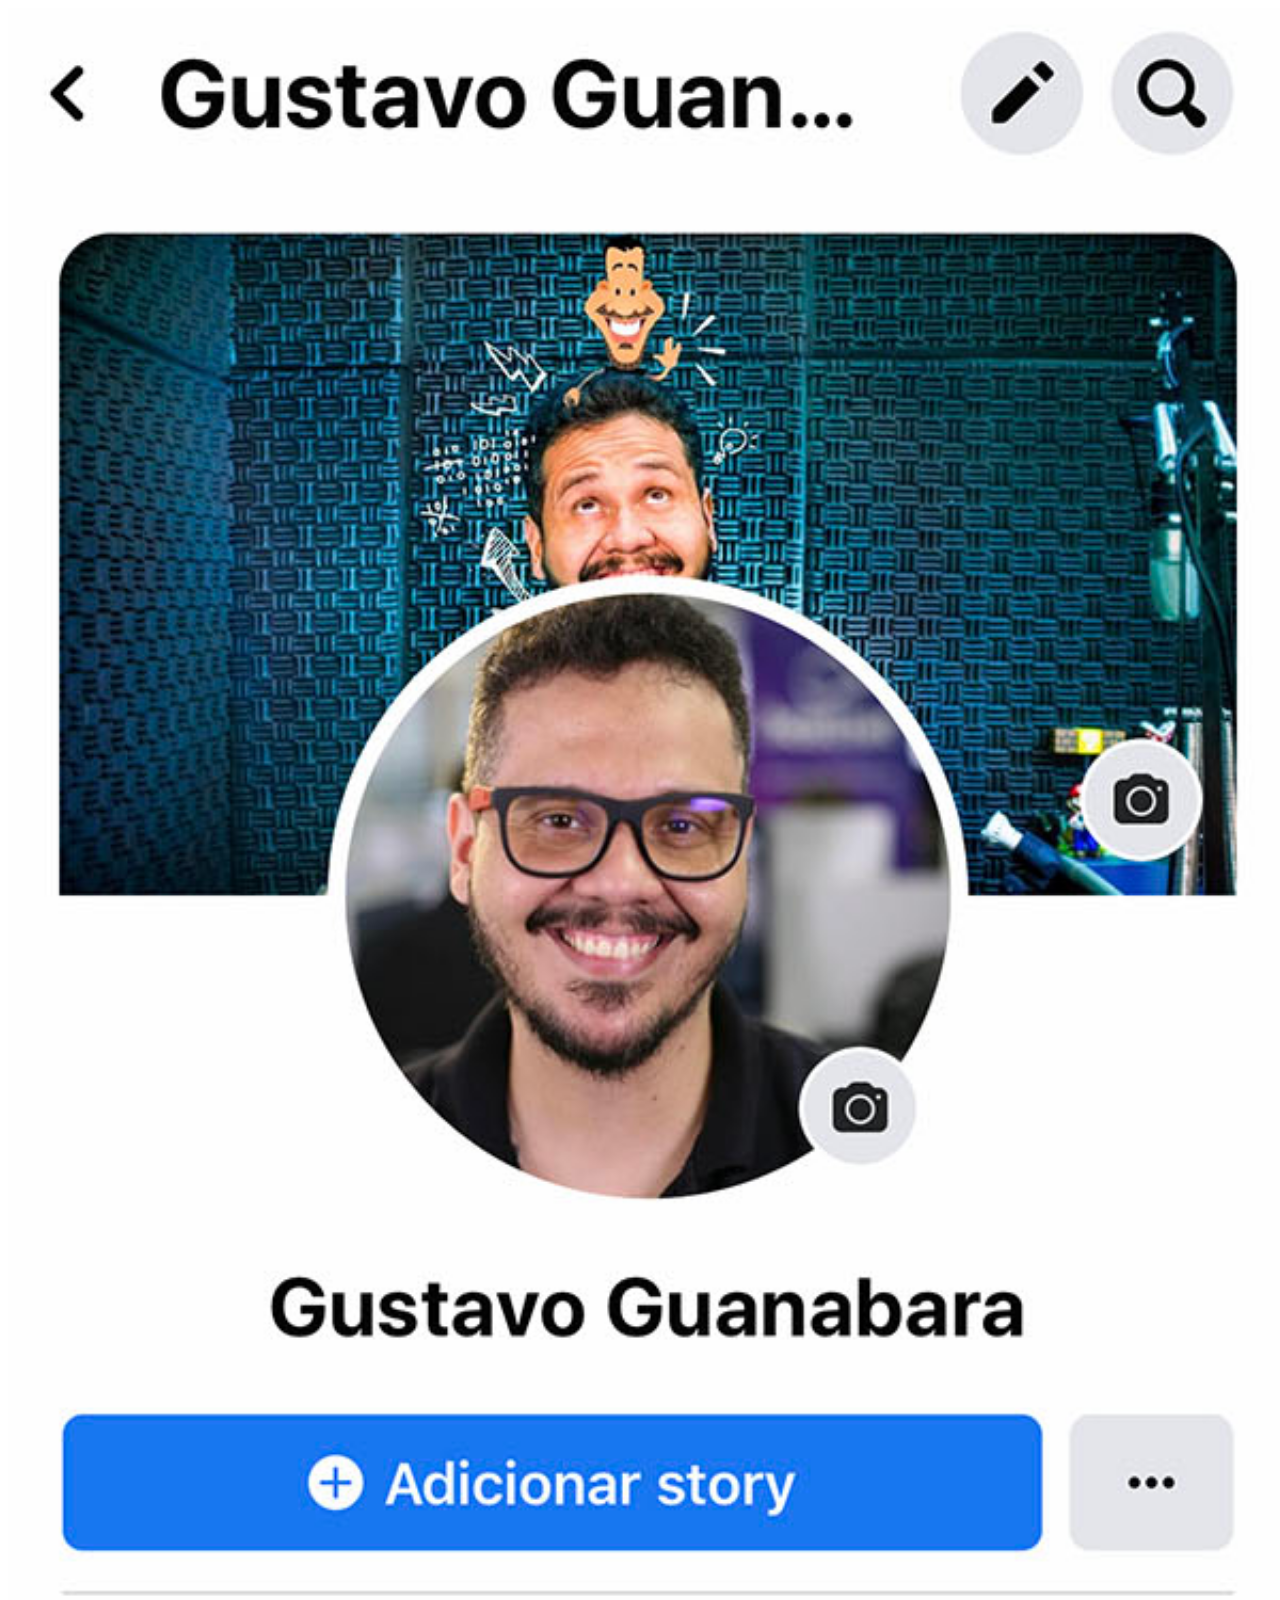
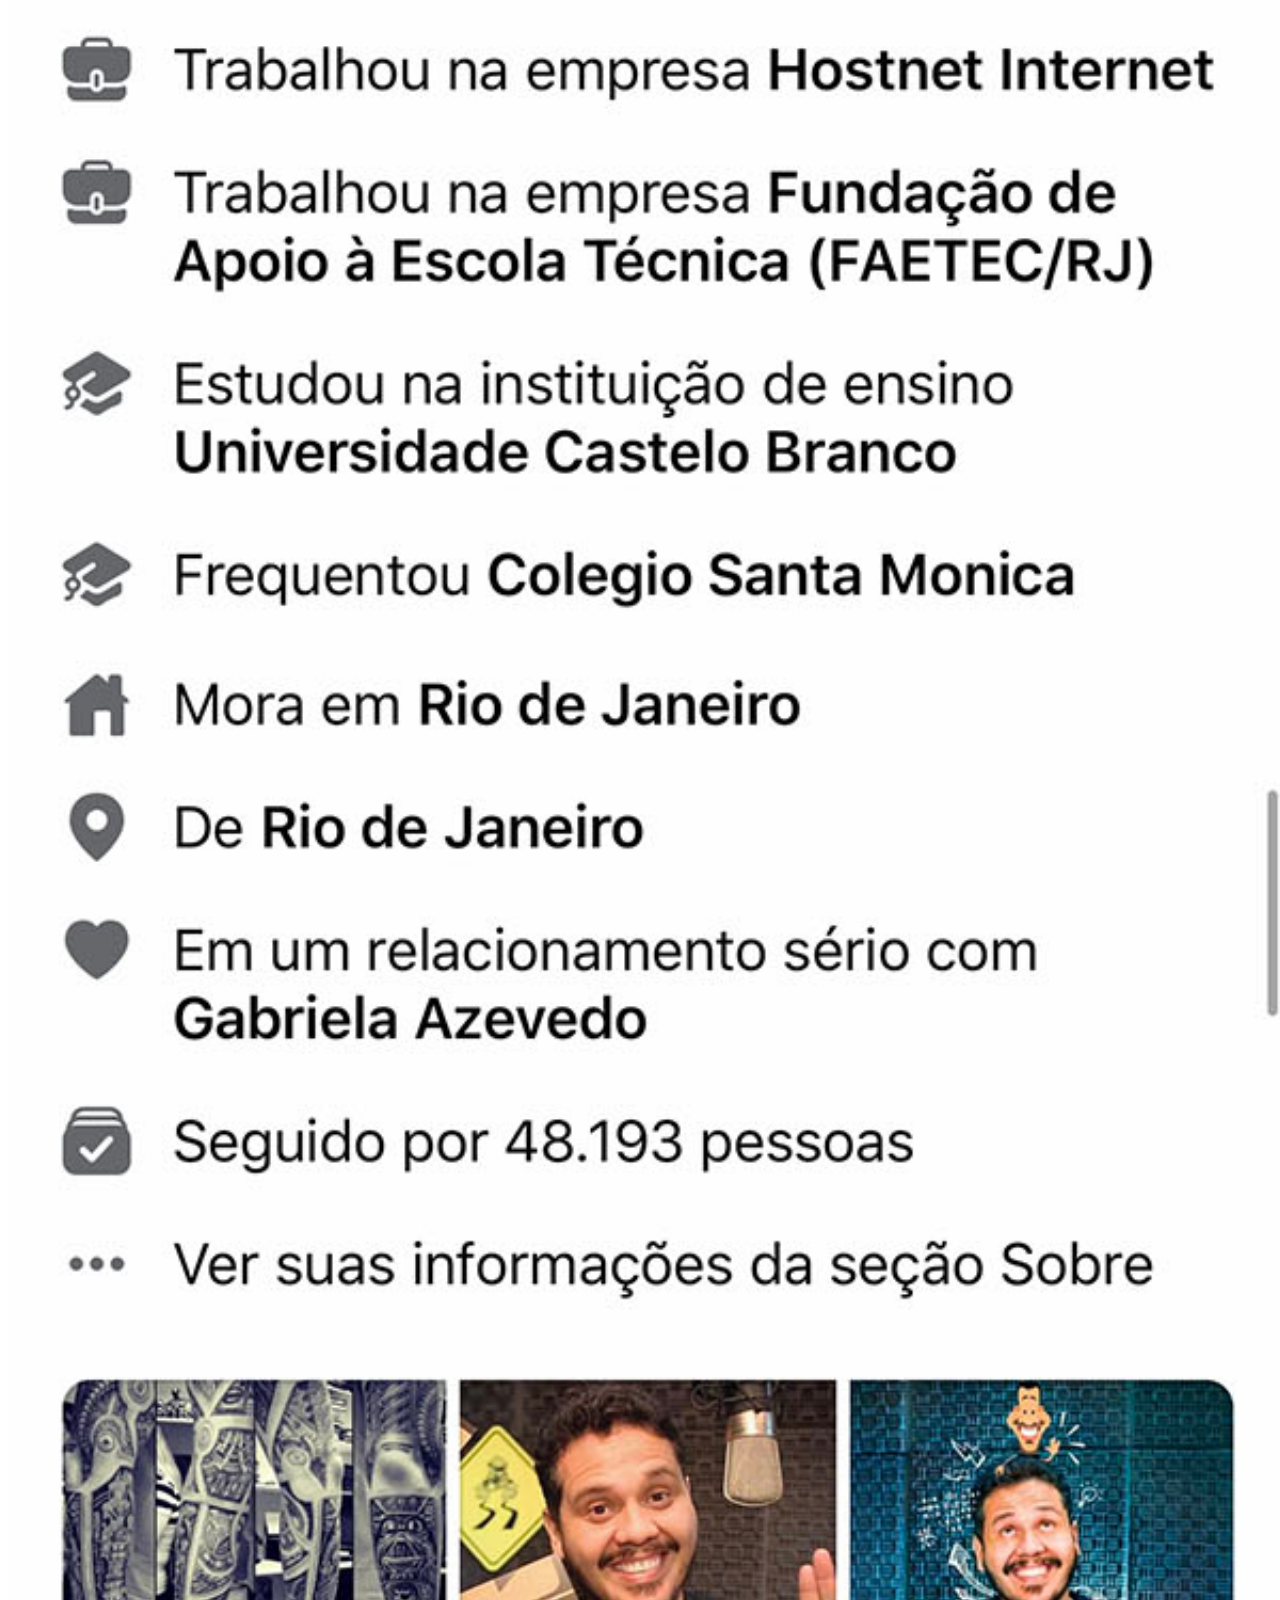
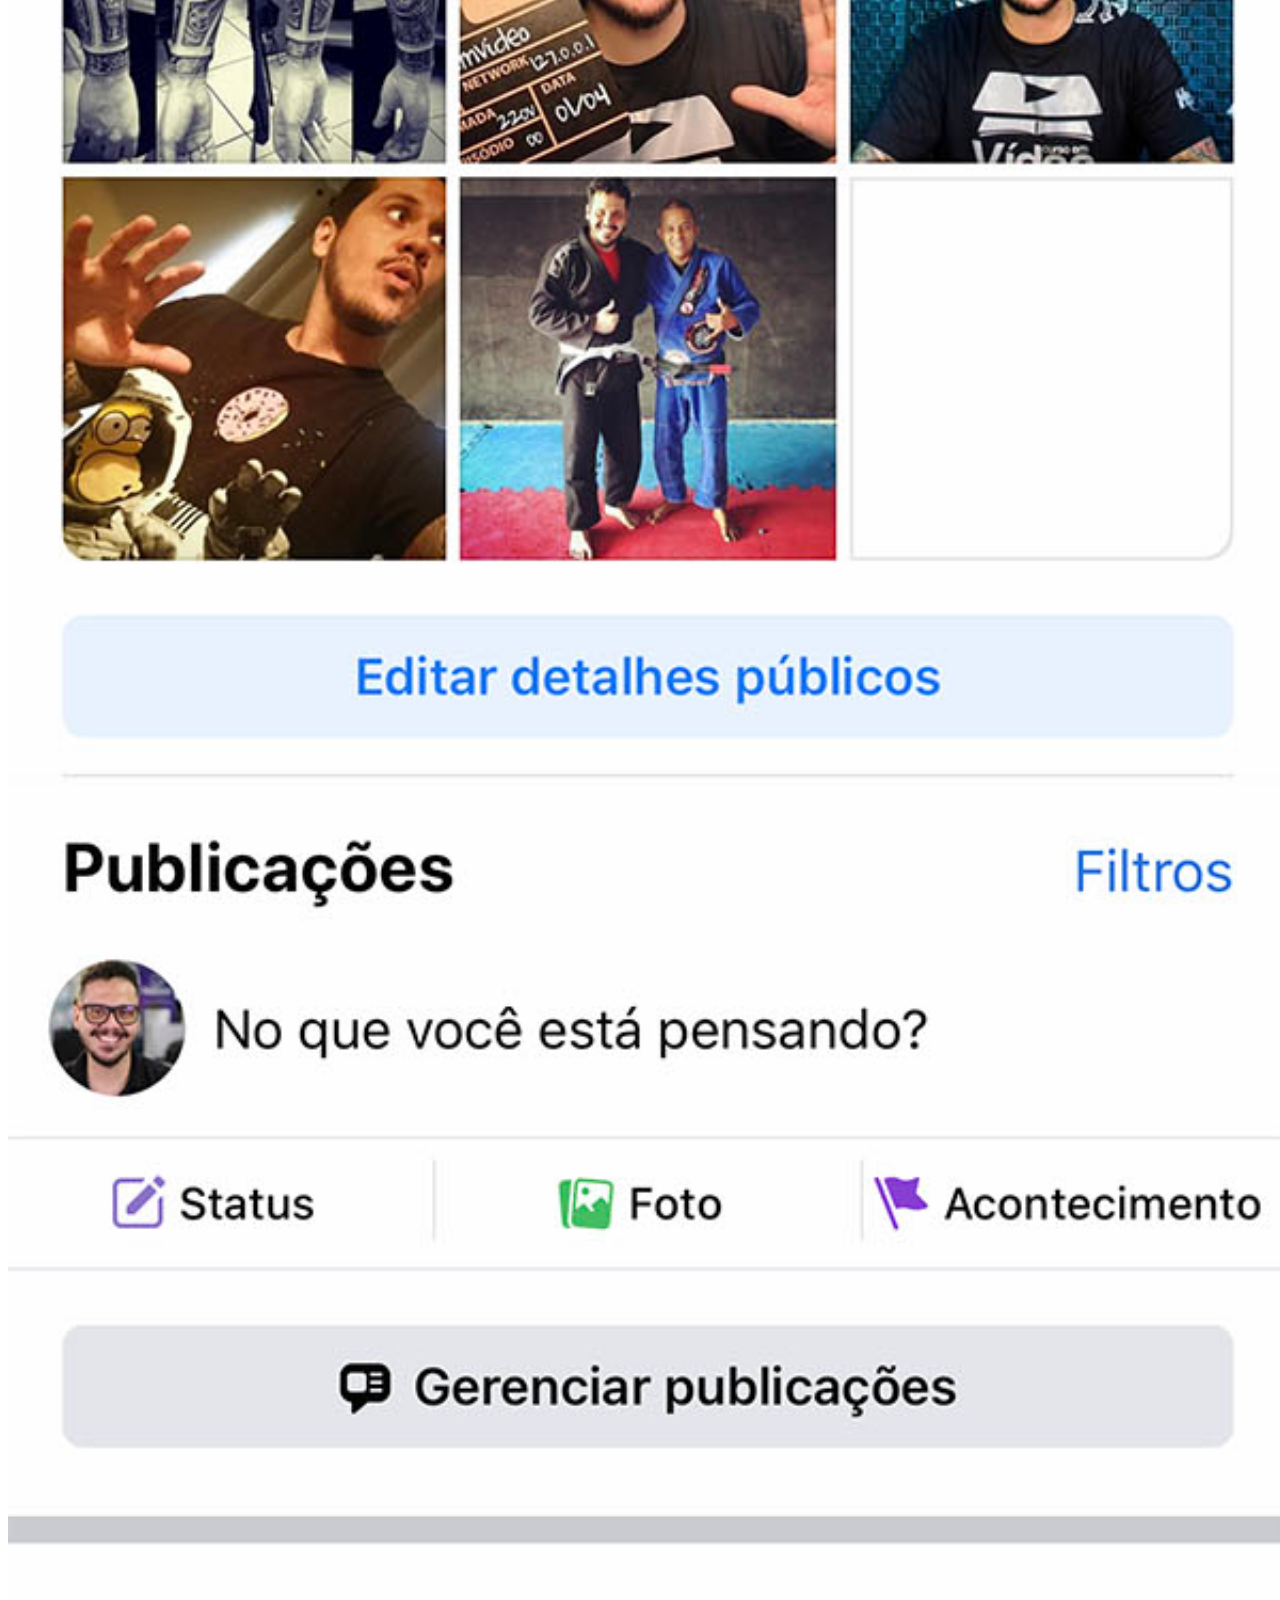
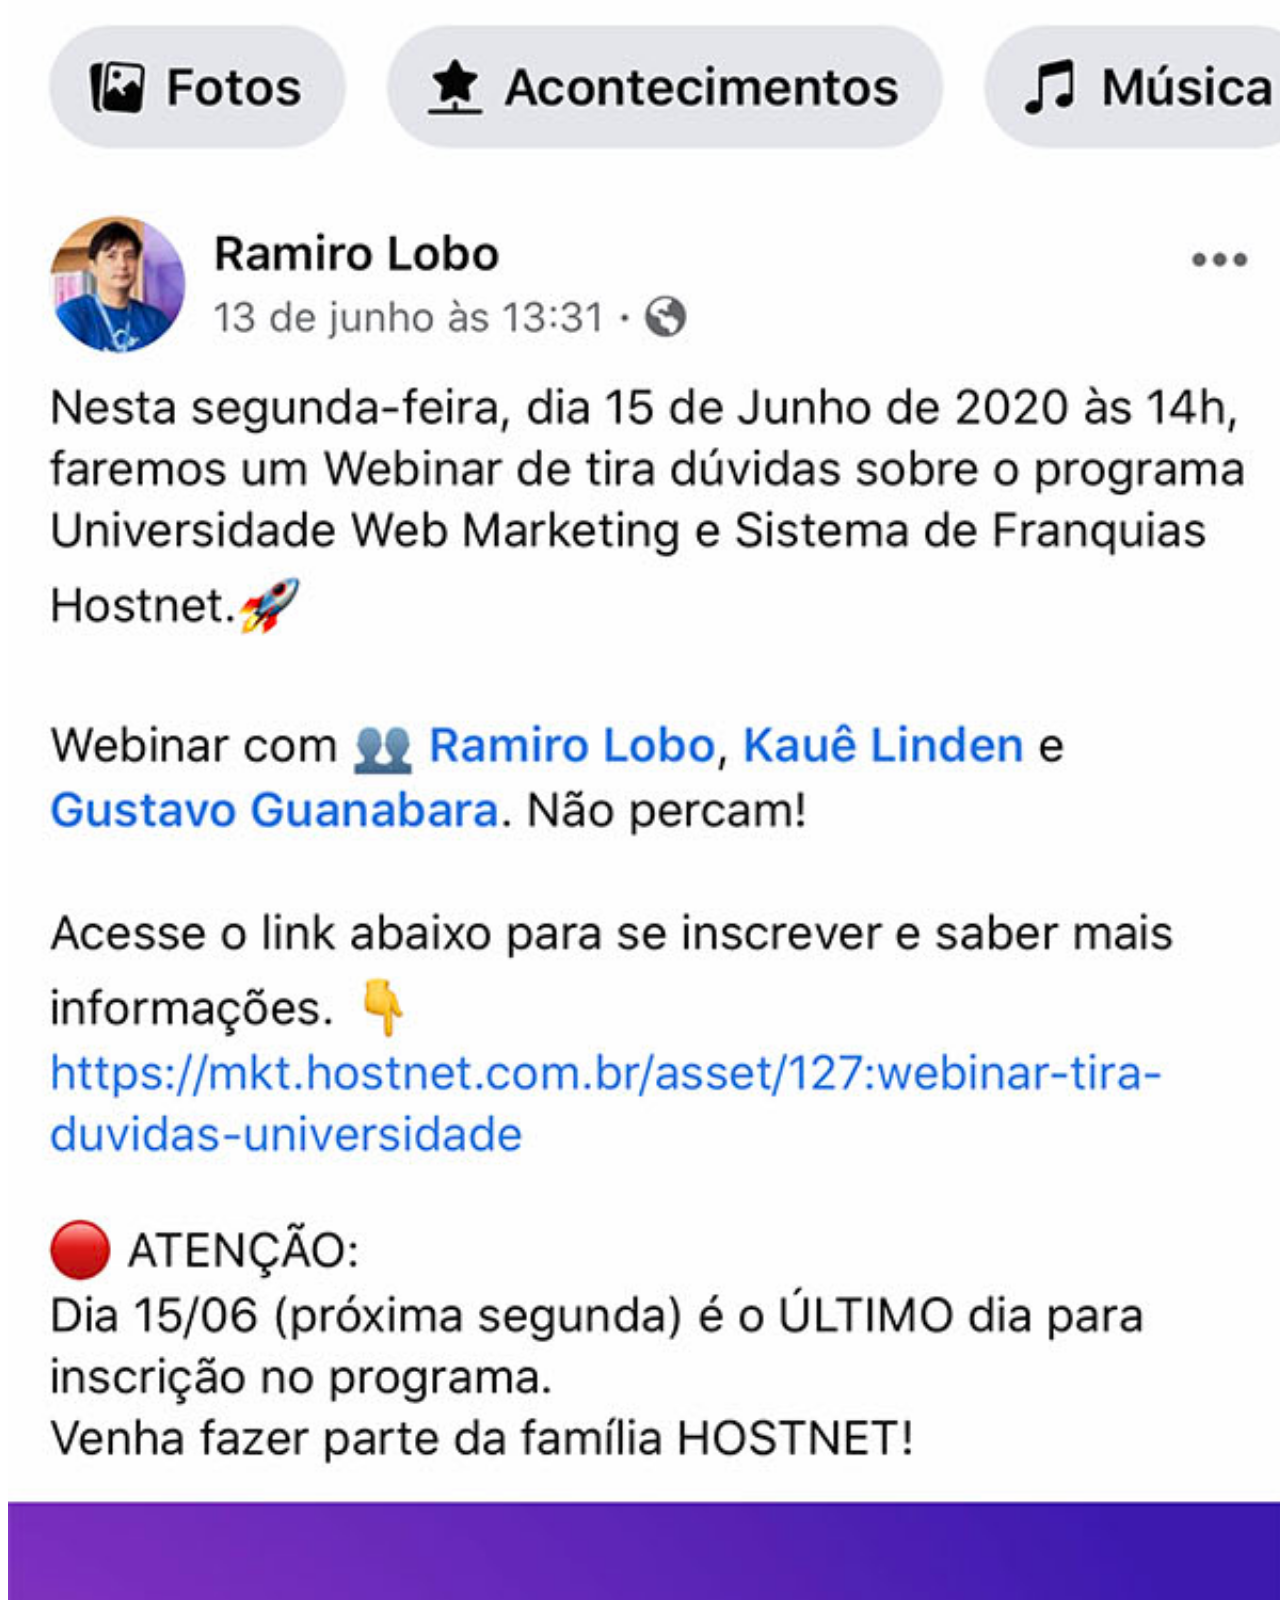
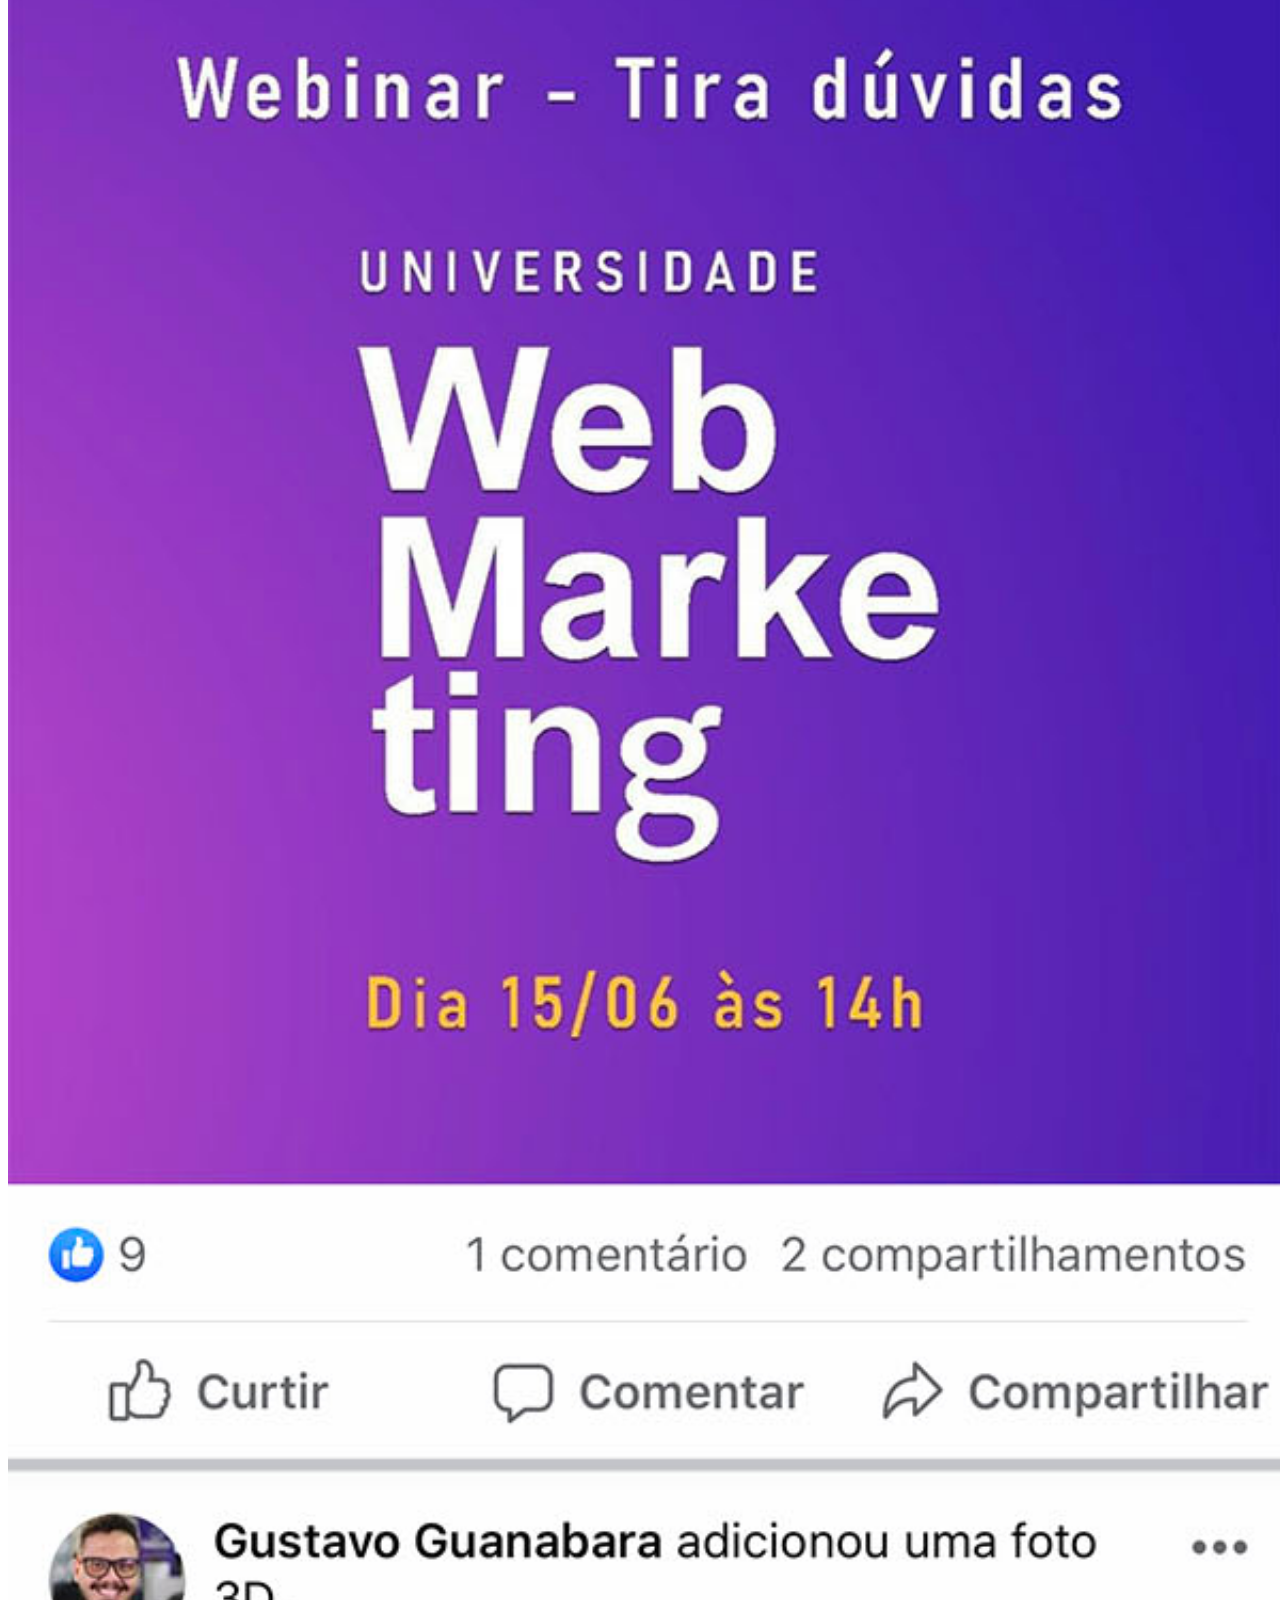
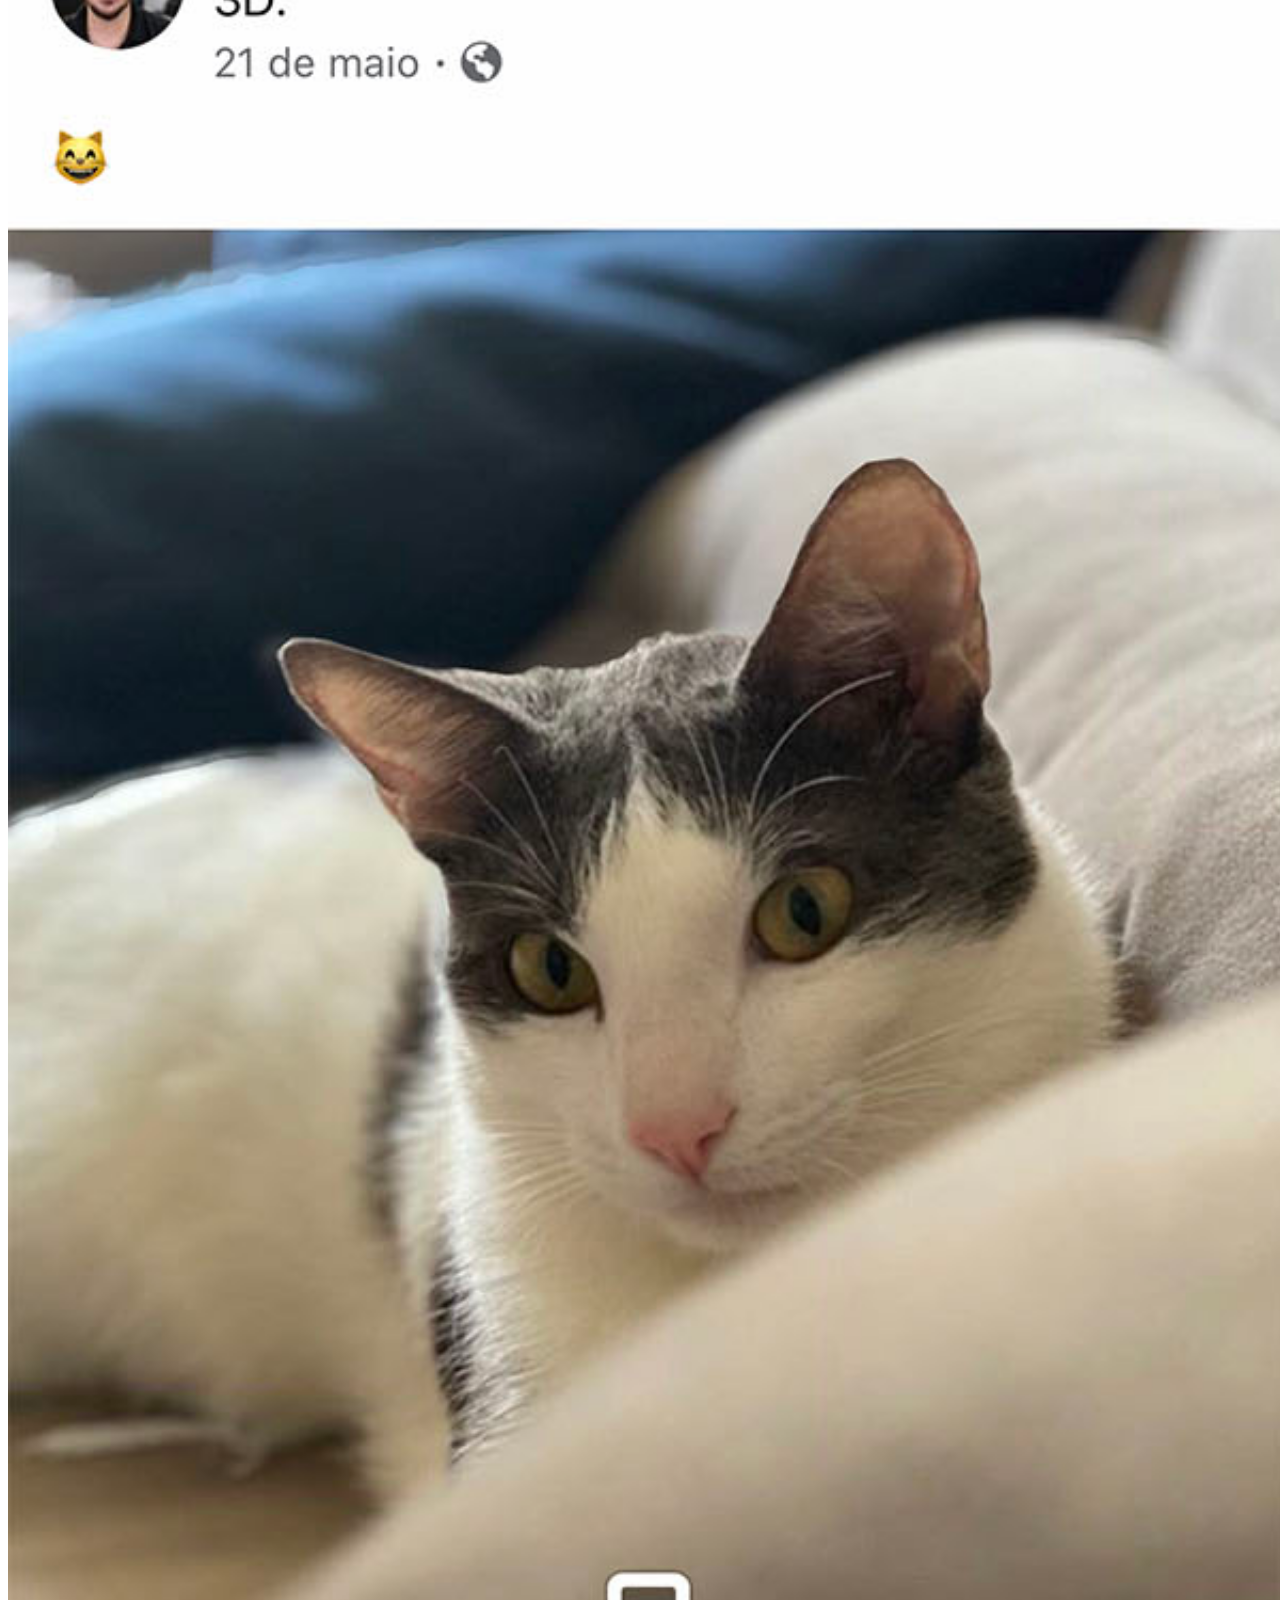
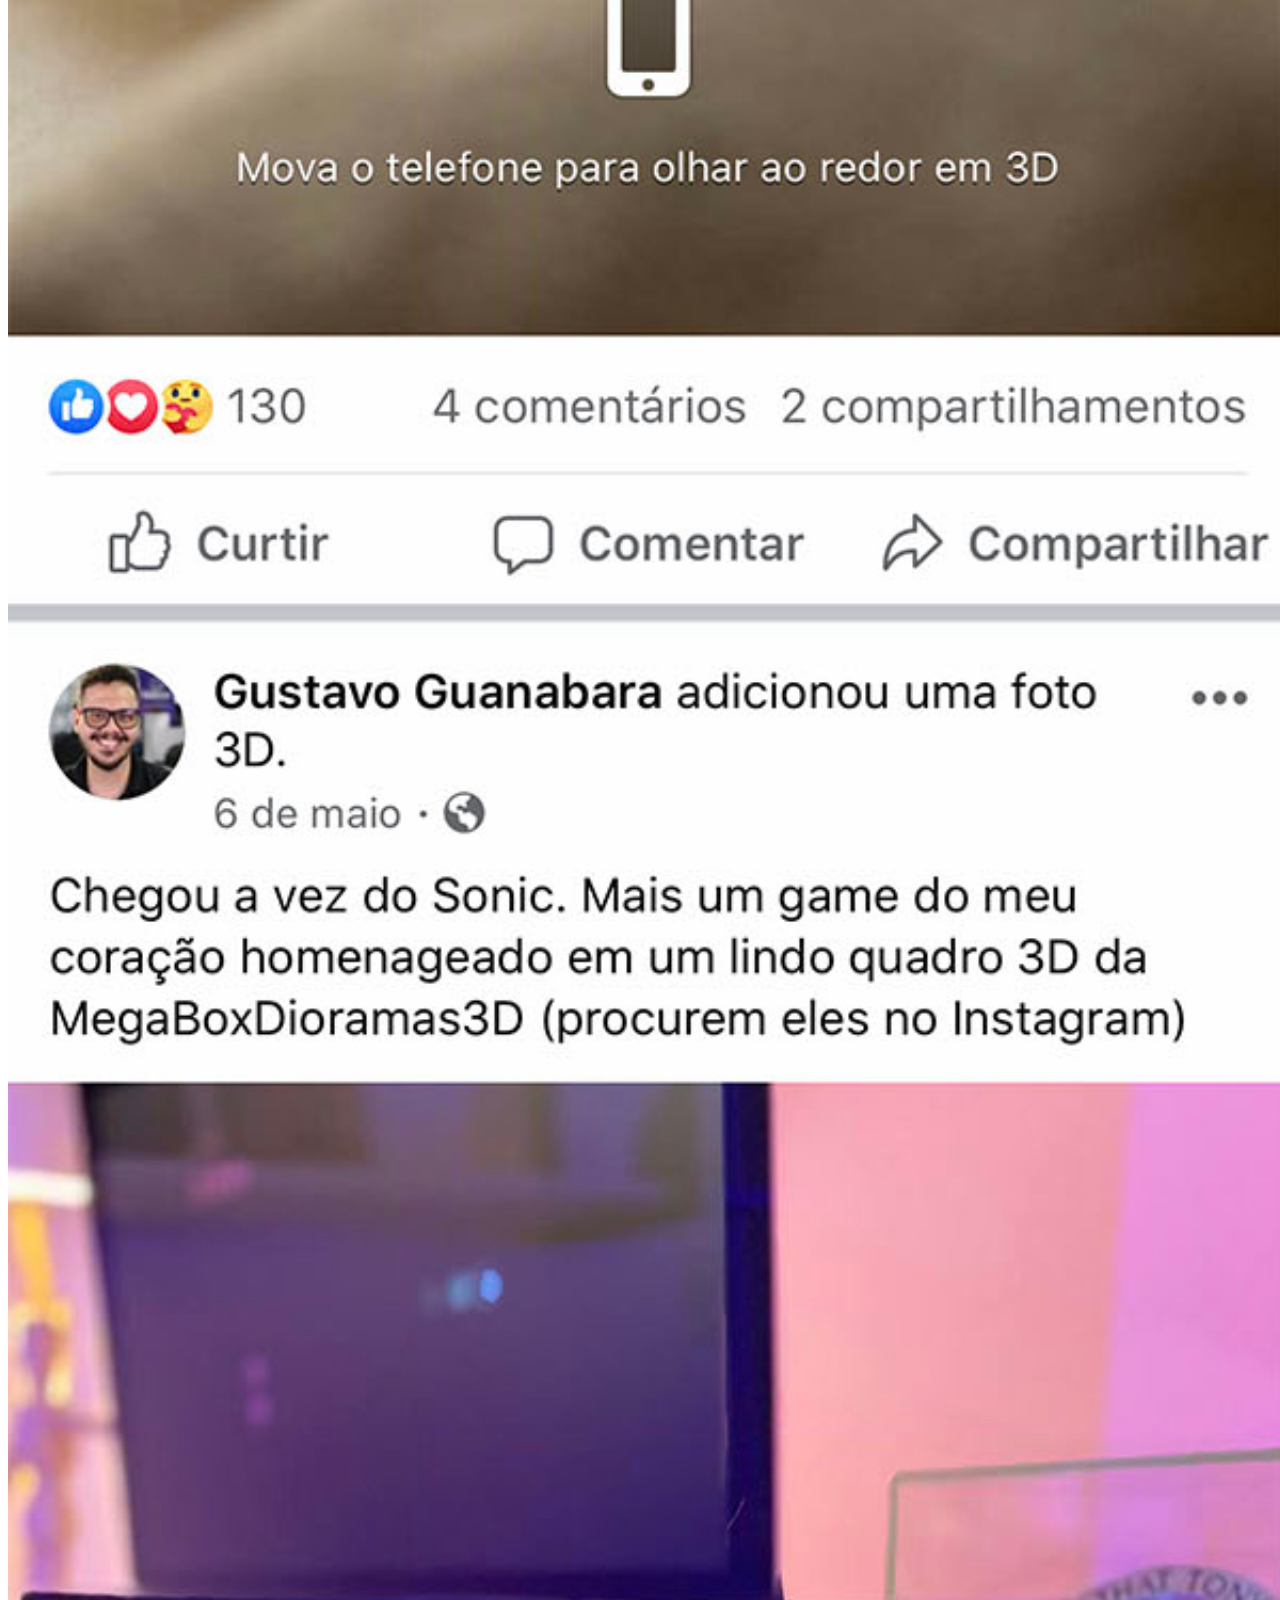
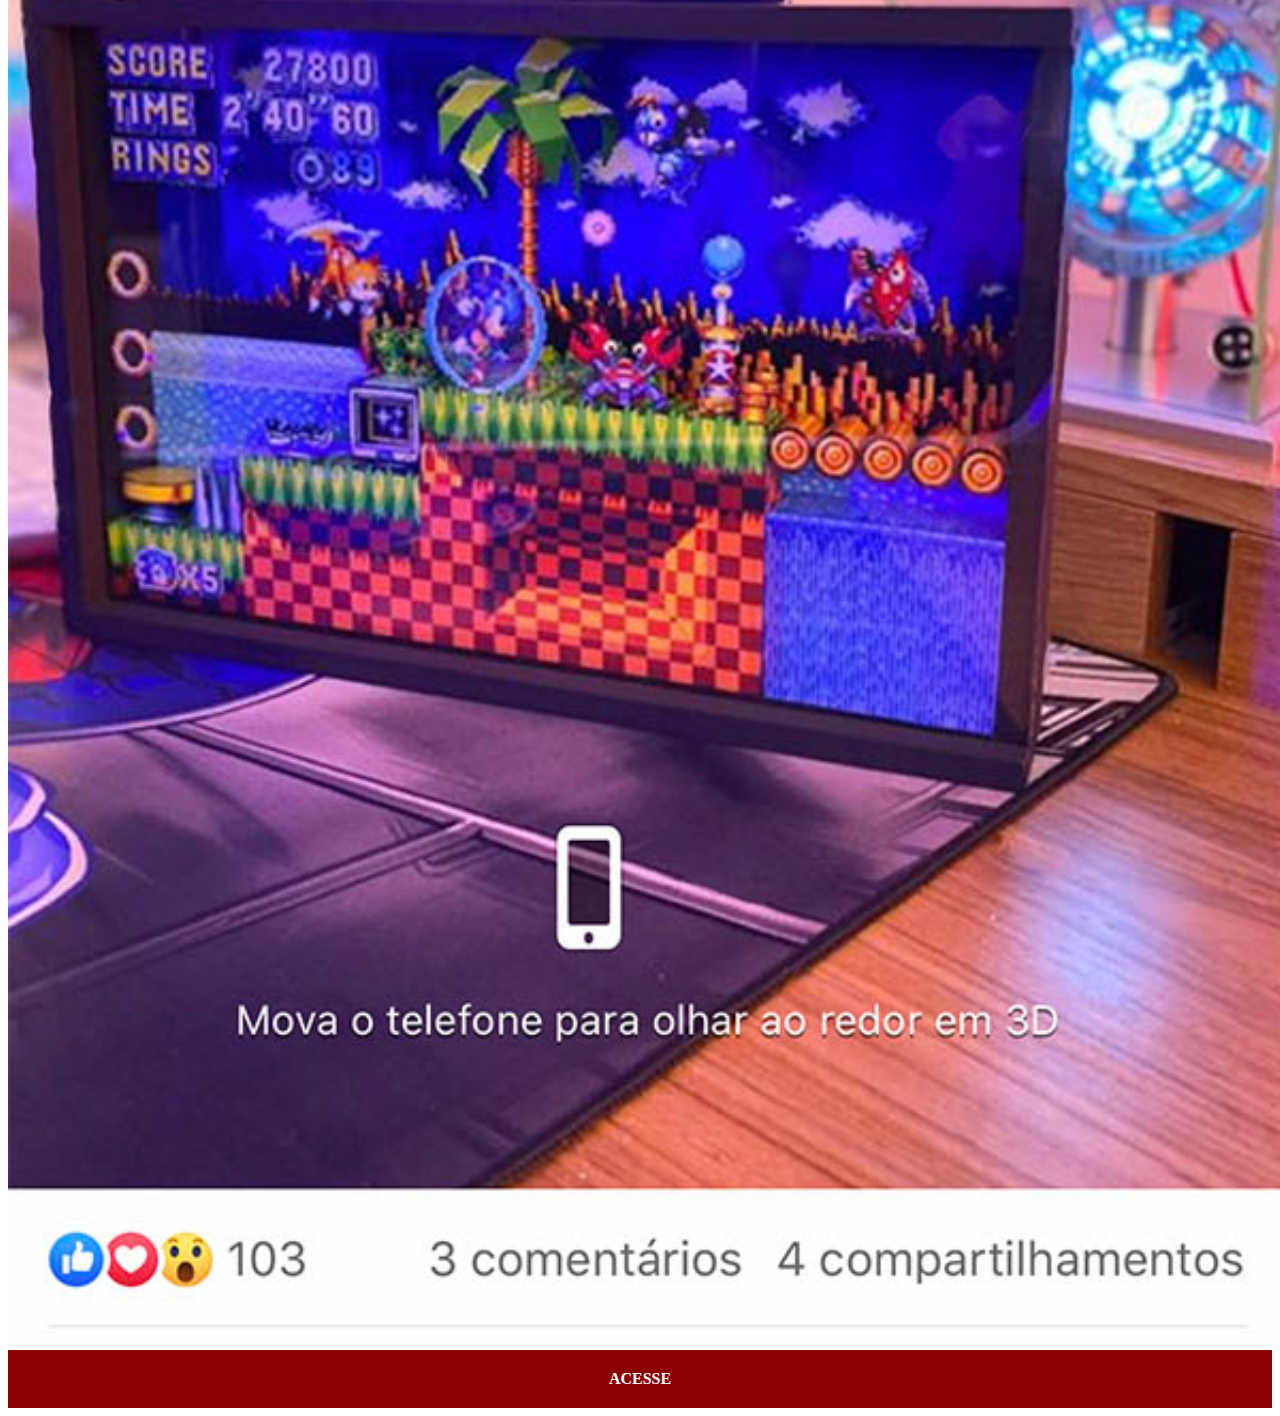
<file: facebook.html>
<!DOCTYPE html>
<html lang="pt-br">
<head>
    <meta charset="UTF-8">
    <meta name="viewport" content="width=device-width, initial-scale=1.0">
    <title>Facebook</title>
    <link rel="stylesheet" href="estilos/social.css">
</head>
<body>
    <img src="imagens/tela-facebook.jpg" alt="Facebook">
    <a href="https://www.facebook.com/gustavoguanabara" target="_blank">ACESSE</a>
</body>
</html>
</file>
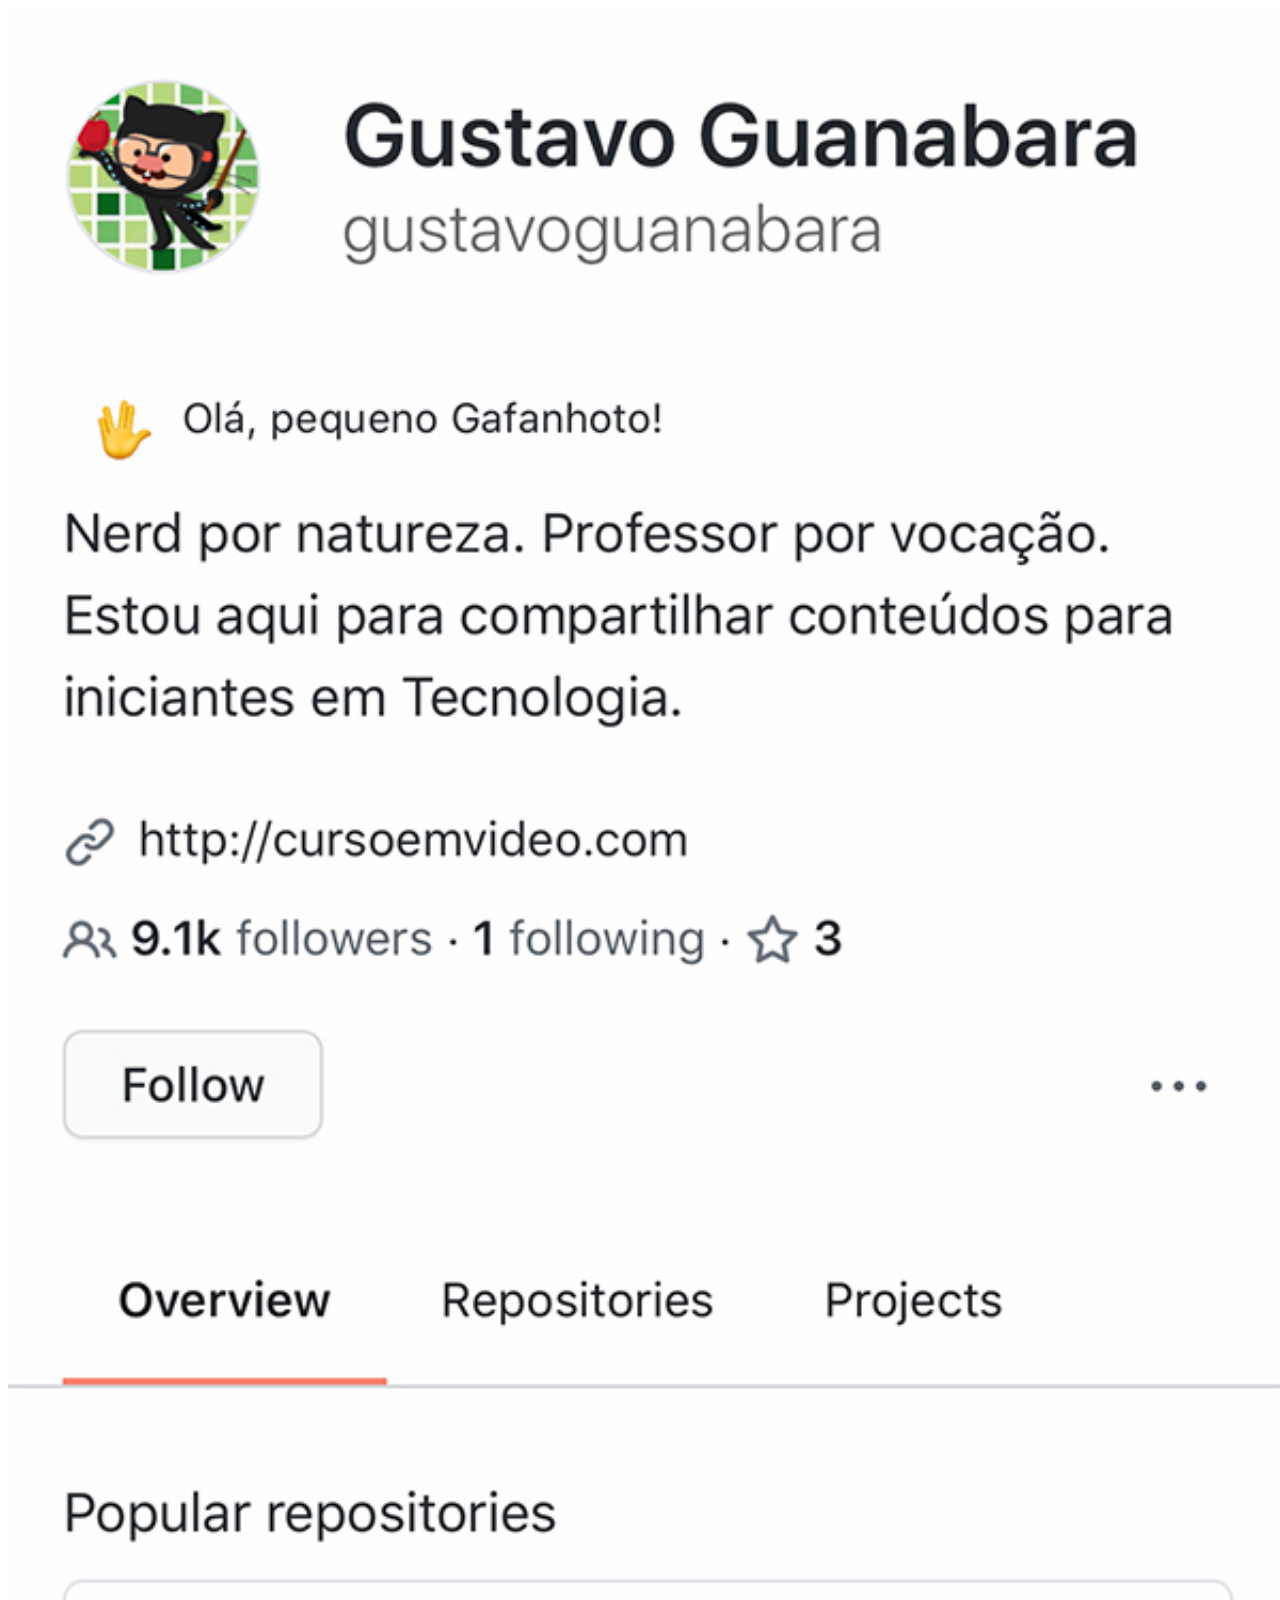
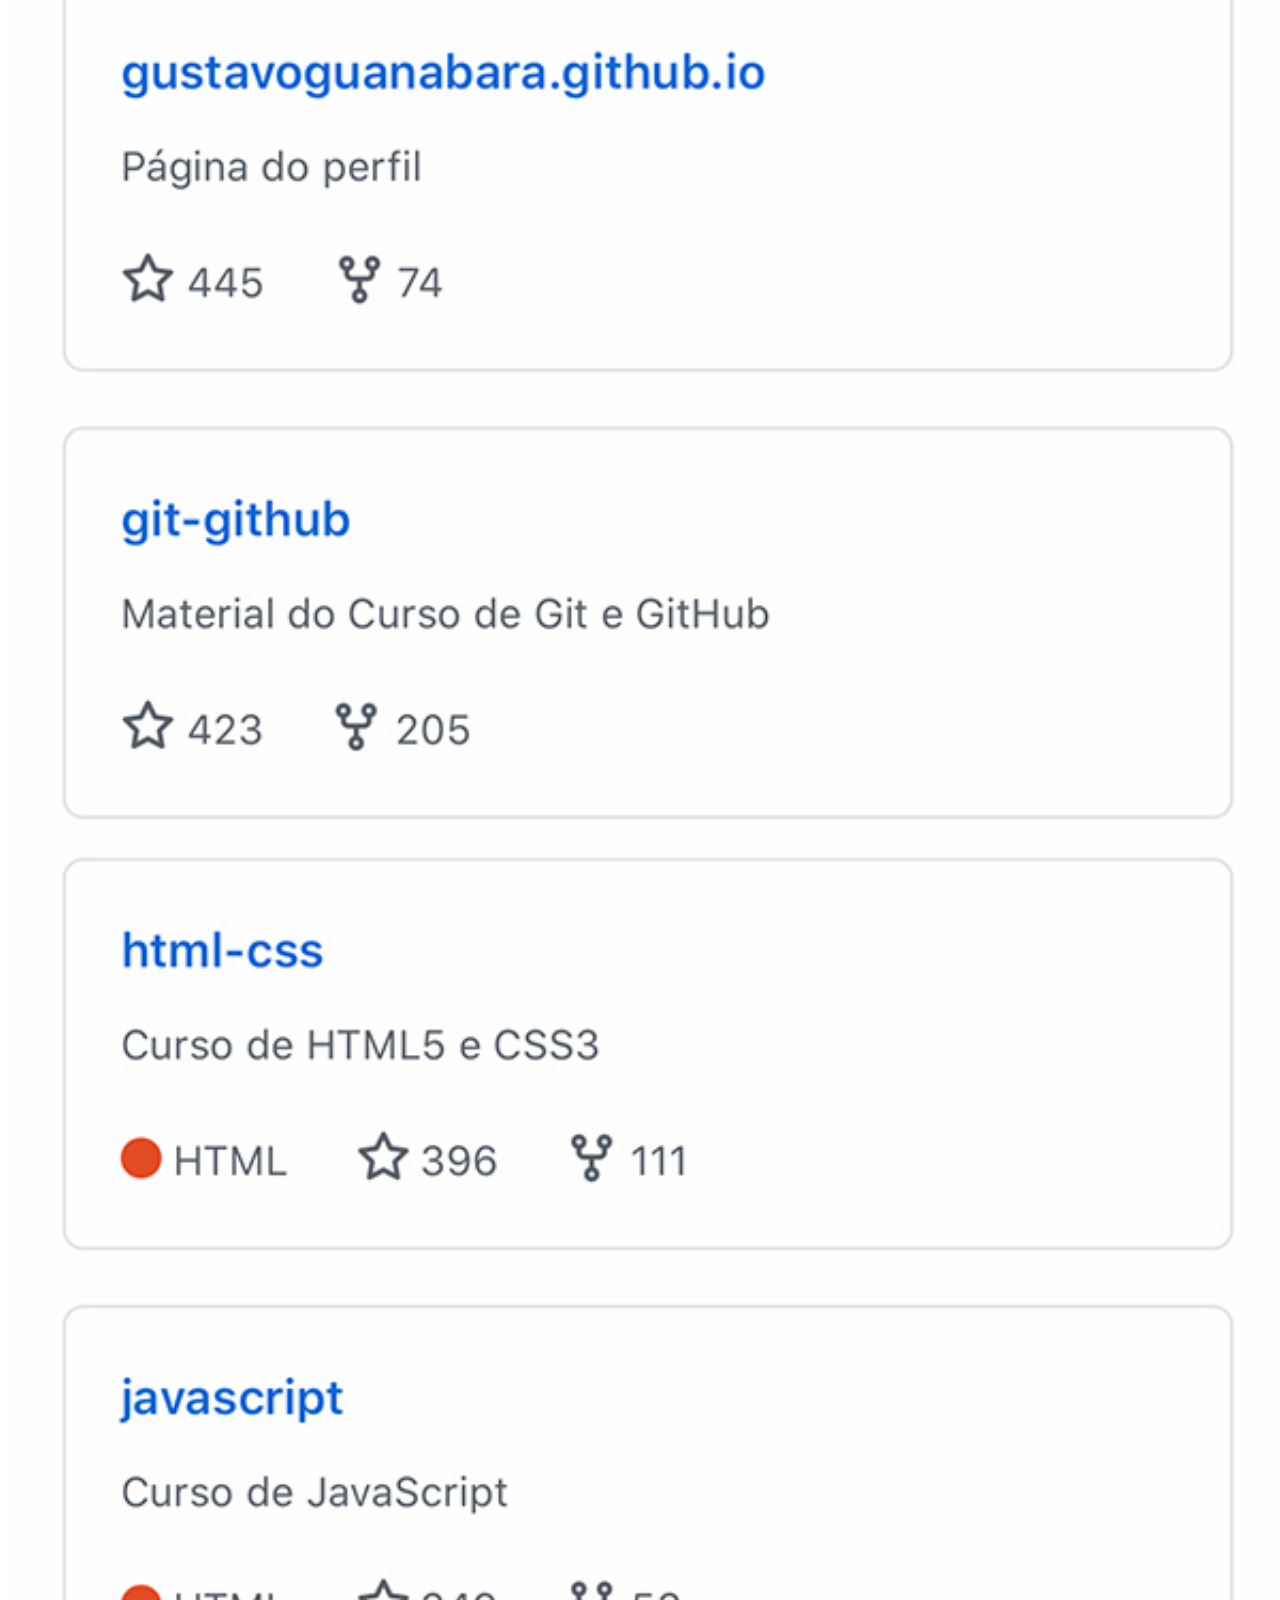
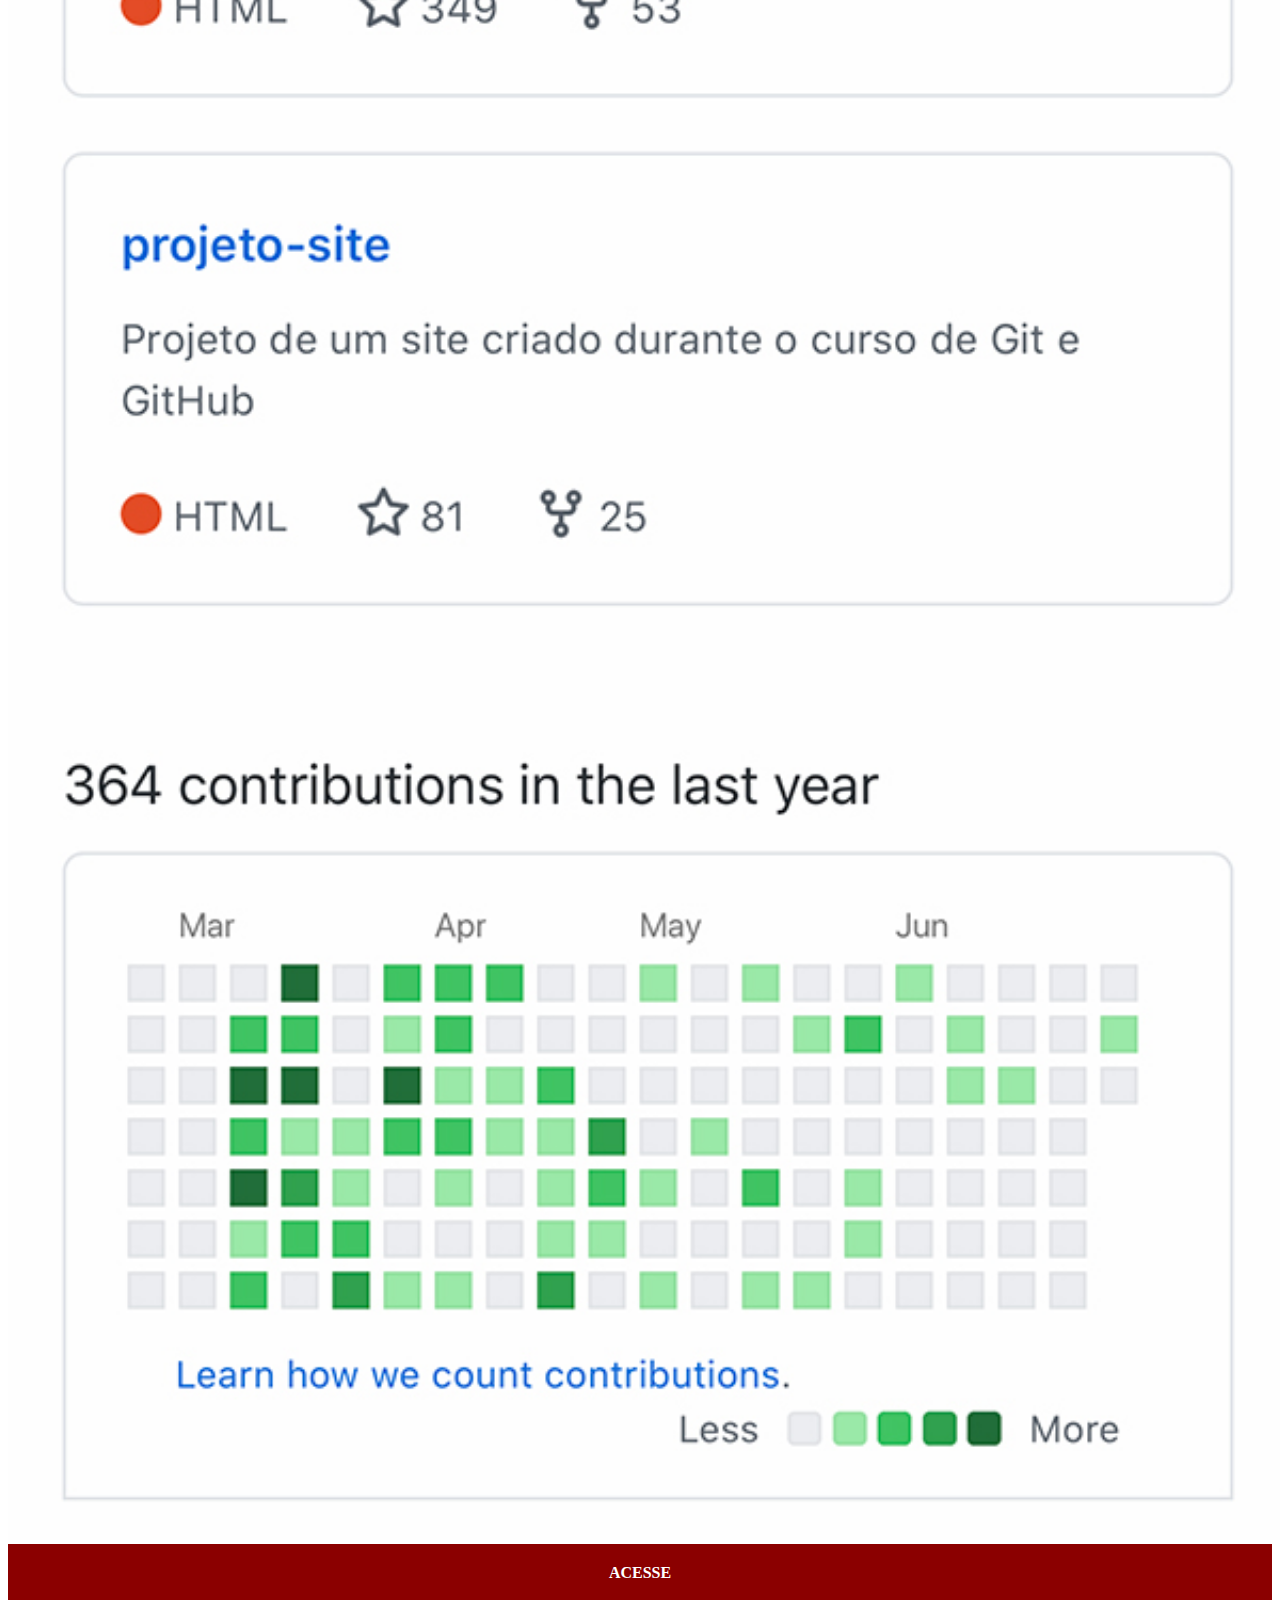
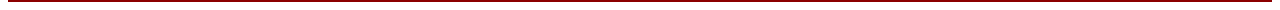
<file: github.html>
<!DOCTYPE html>
<html lang="pt-br">
<head>
    <meta charset="UTF-8">
    <meta name="viewport" content="width=device-width, initial-scale=1.0">
    <title>GitHub</title>
    <link rel="stylesheet" href="estilos/social.css">
</head>
<body>
    <img src="imagens/tela-github.jpg" alt="GitHub">
    <a href="https://github.com/gustavoguanabara" target="_blank">ACESSE</a>
</body>
</html>
</file>
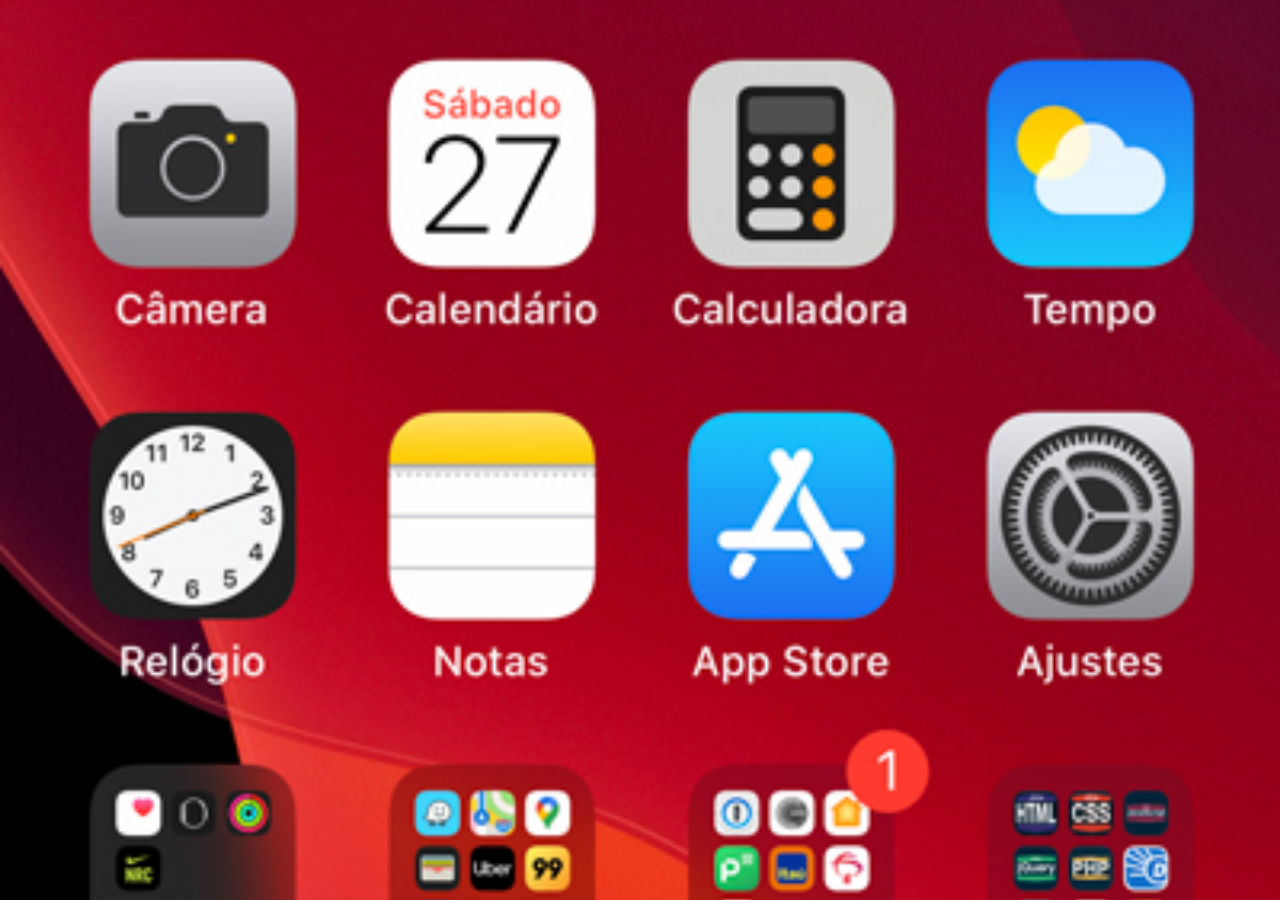
<file: home.html>
<!DOCTYPE html>
<html lang="pt-br">
<head>
    <meta charset="UTF-8">
    <meta name="viewport" content="width=device-width, initial-scale=1.0">
    <title>Home</title>
</head>
<style>
    * {
        margin: 0px;
        padding: 0px;
    }

    body {
        width: 100vw;
        height: 100vh;
        background: black url('imagens/tela-home.jpg') no-repeat top center;
        background-size: cover;
    }
</style>
<body>
    
</body>
</html>
</file>
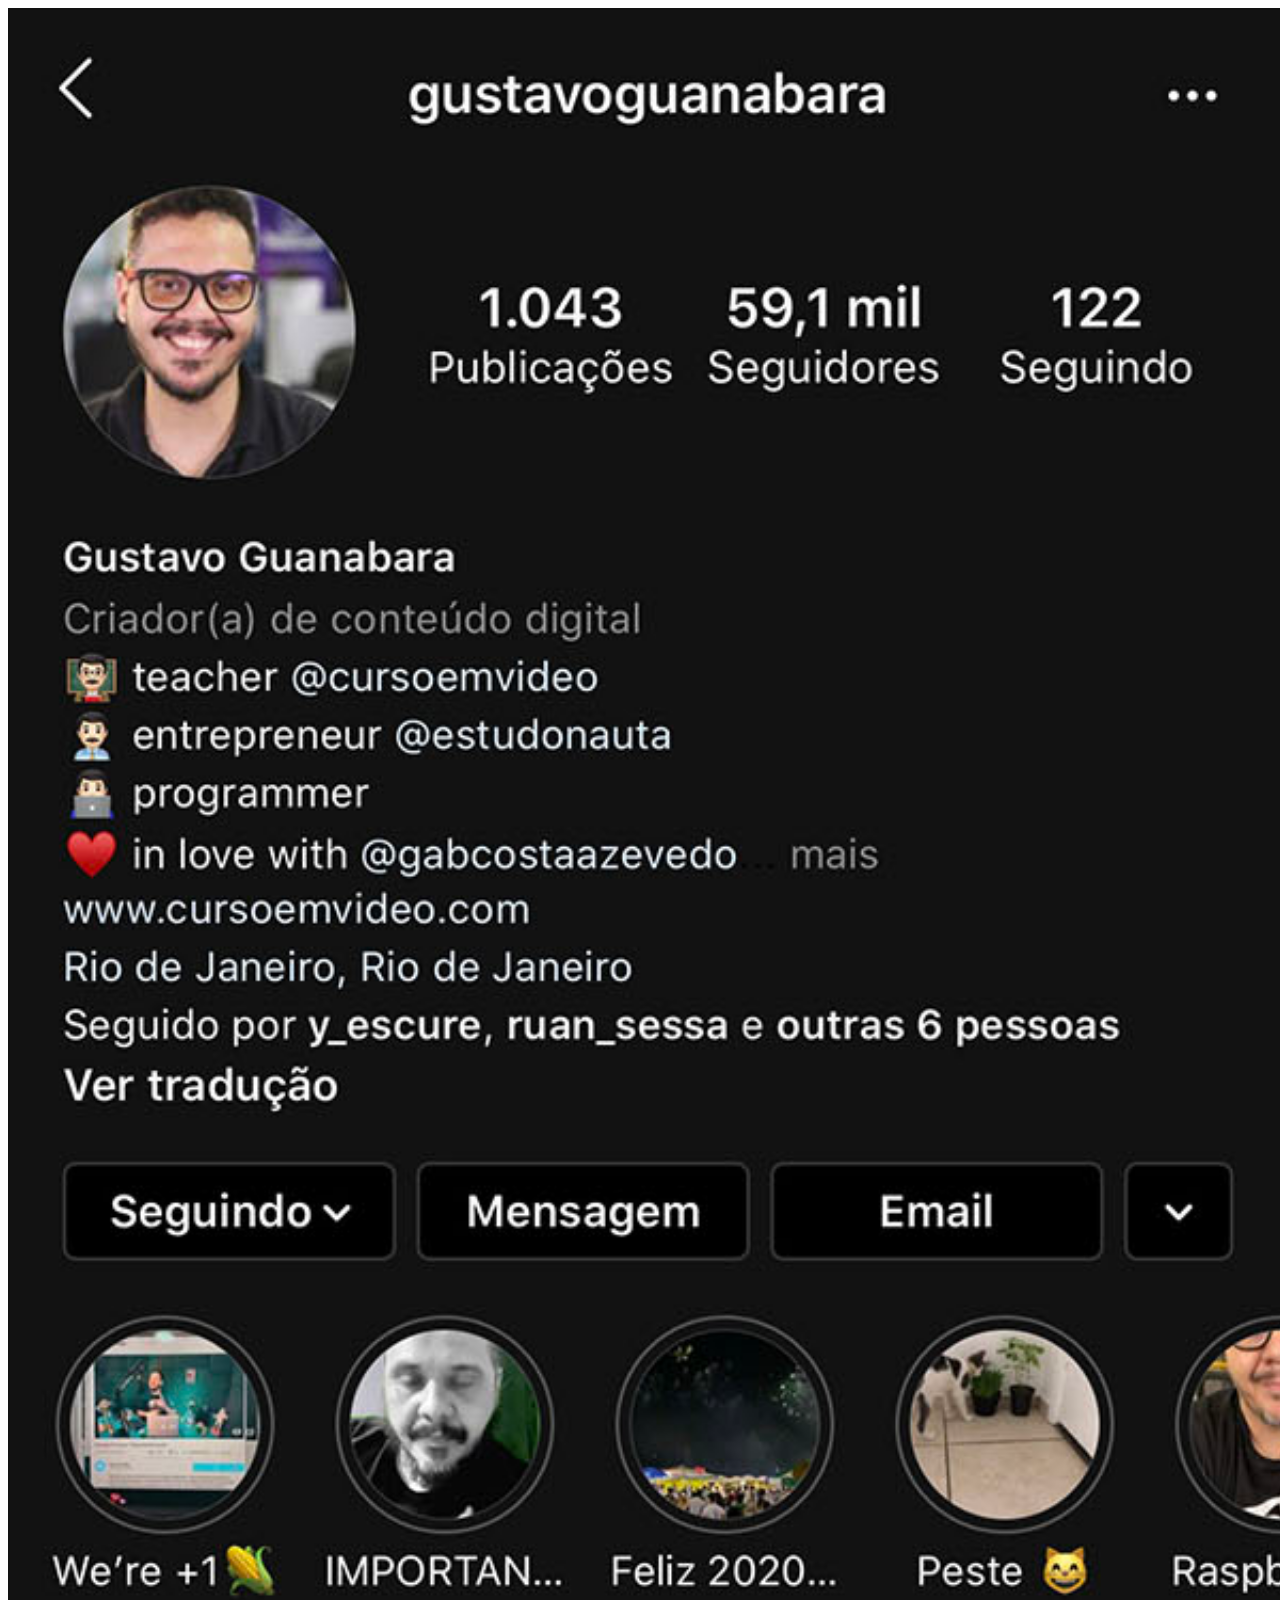
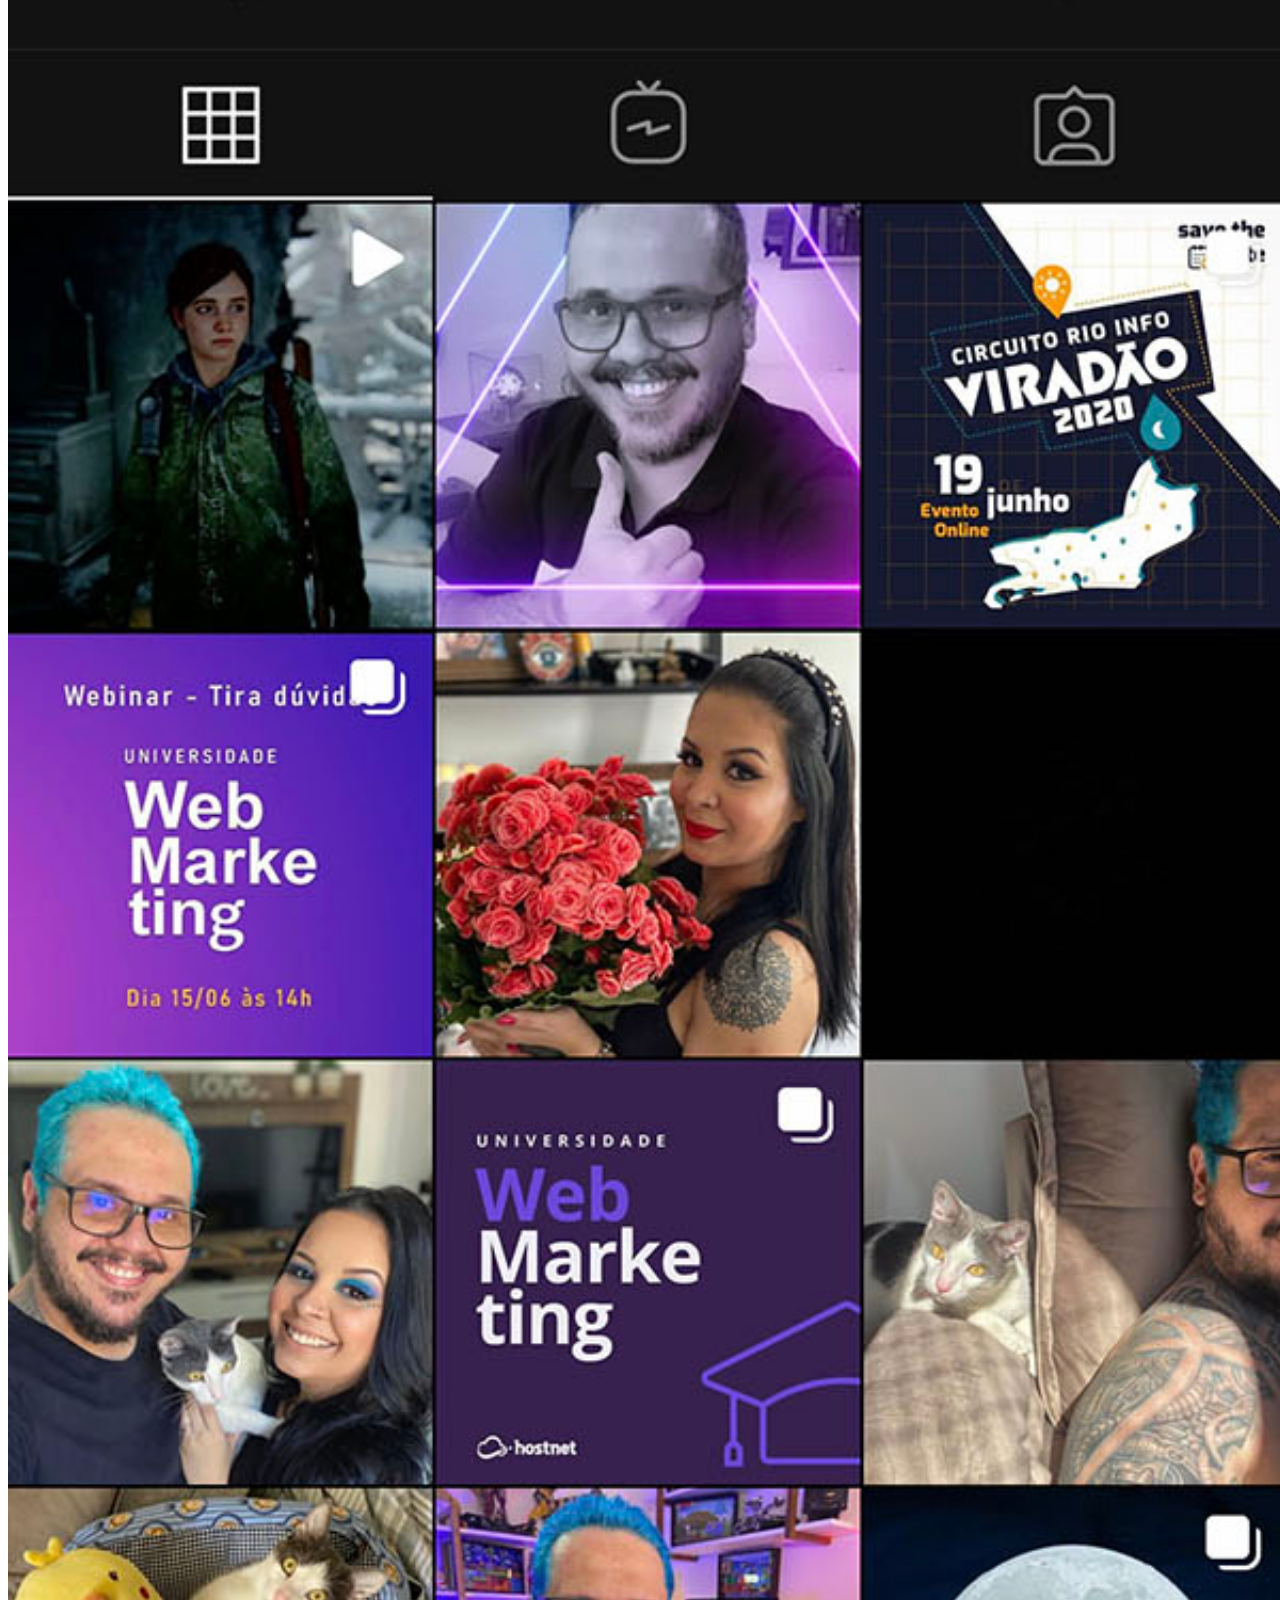
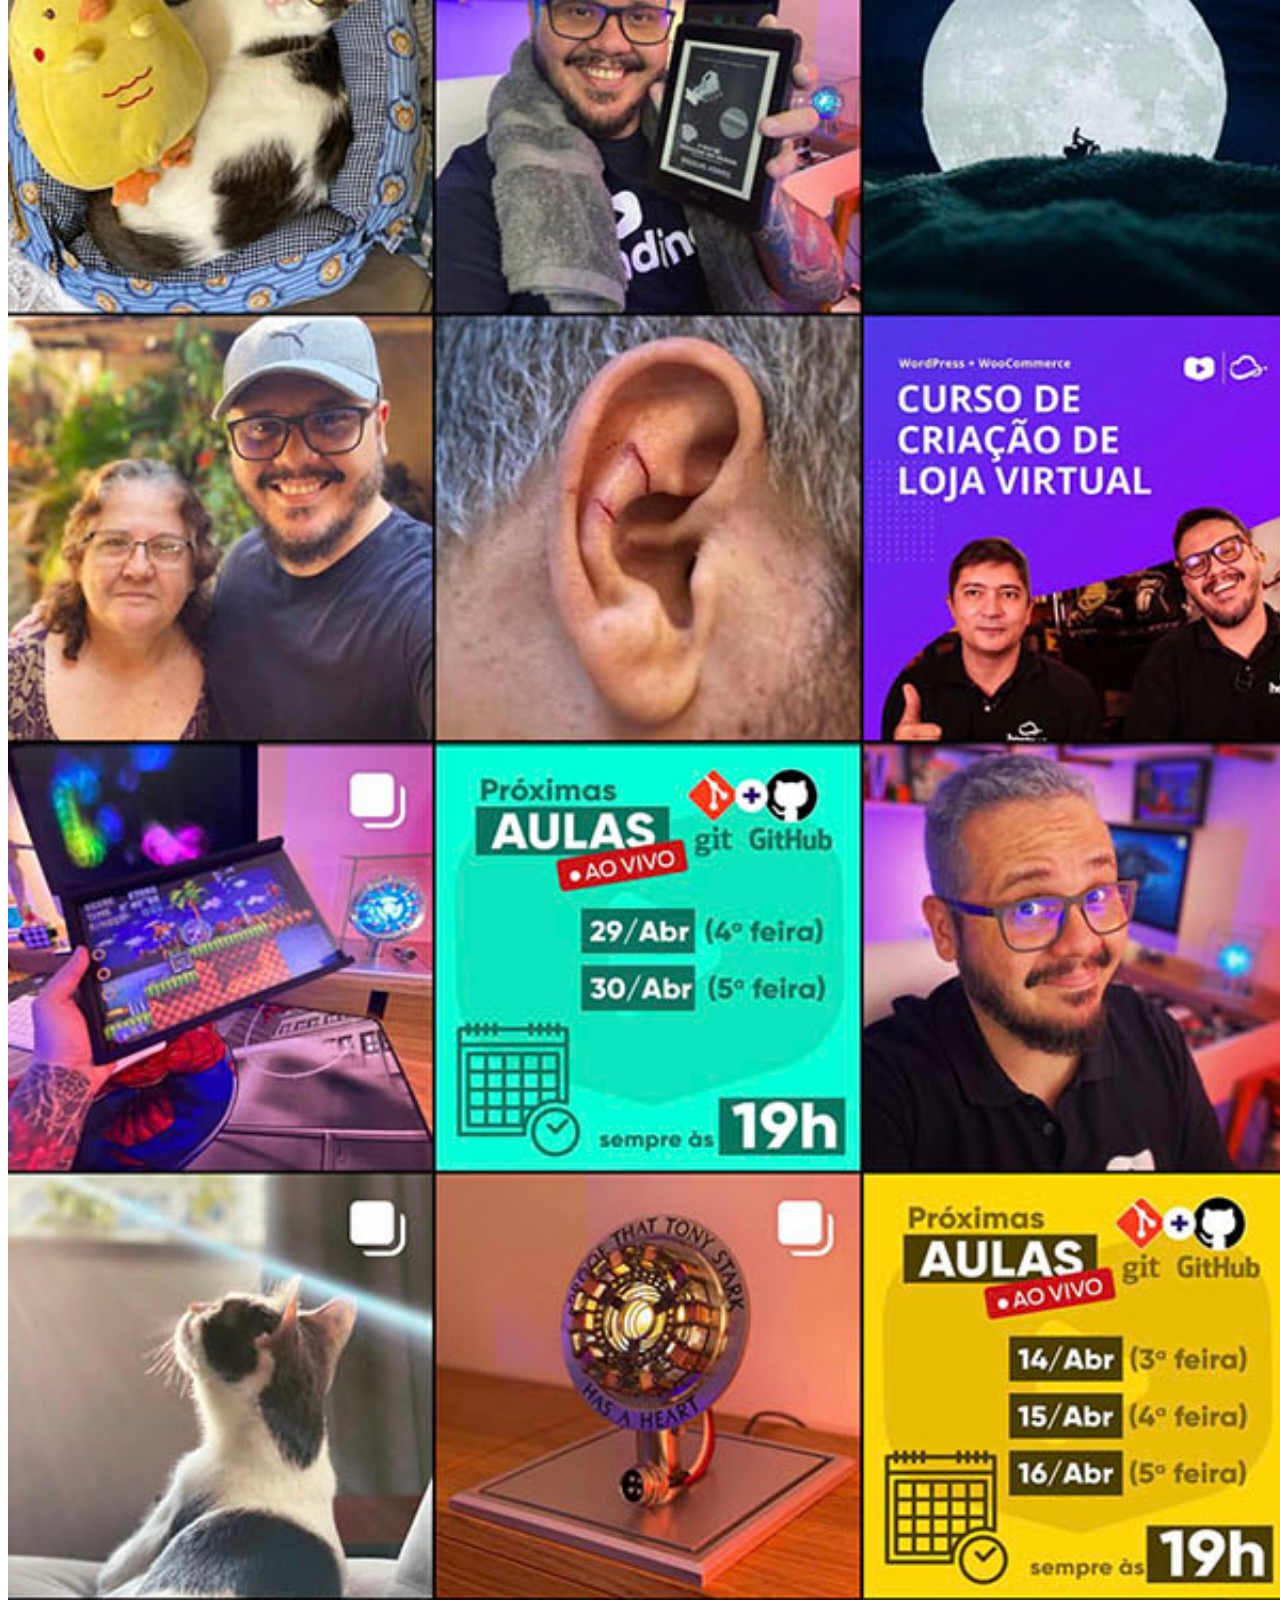
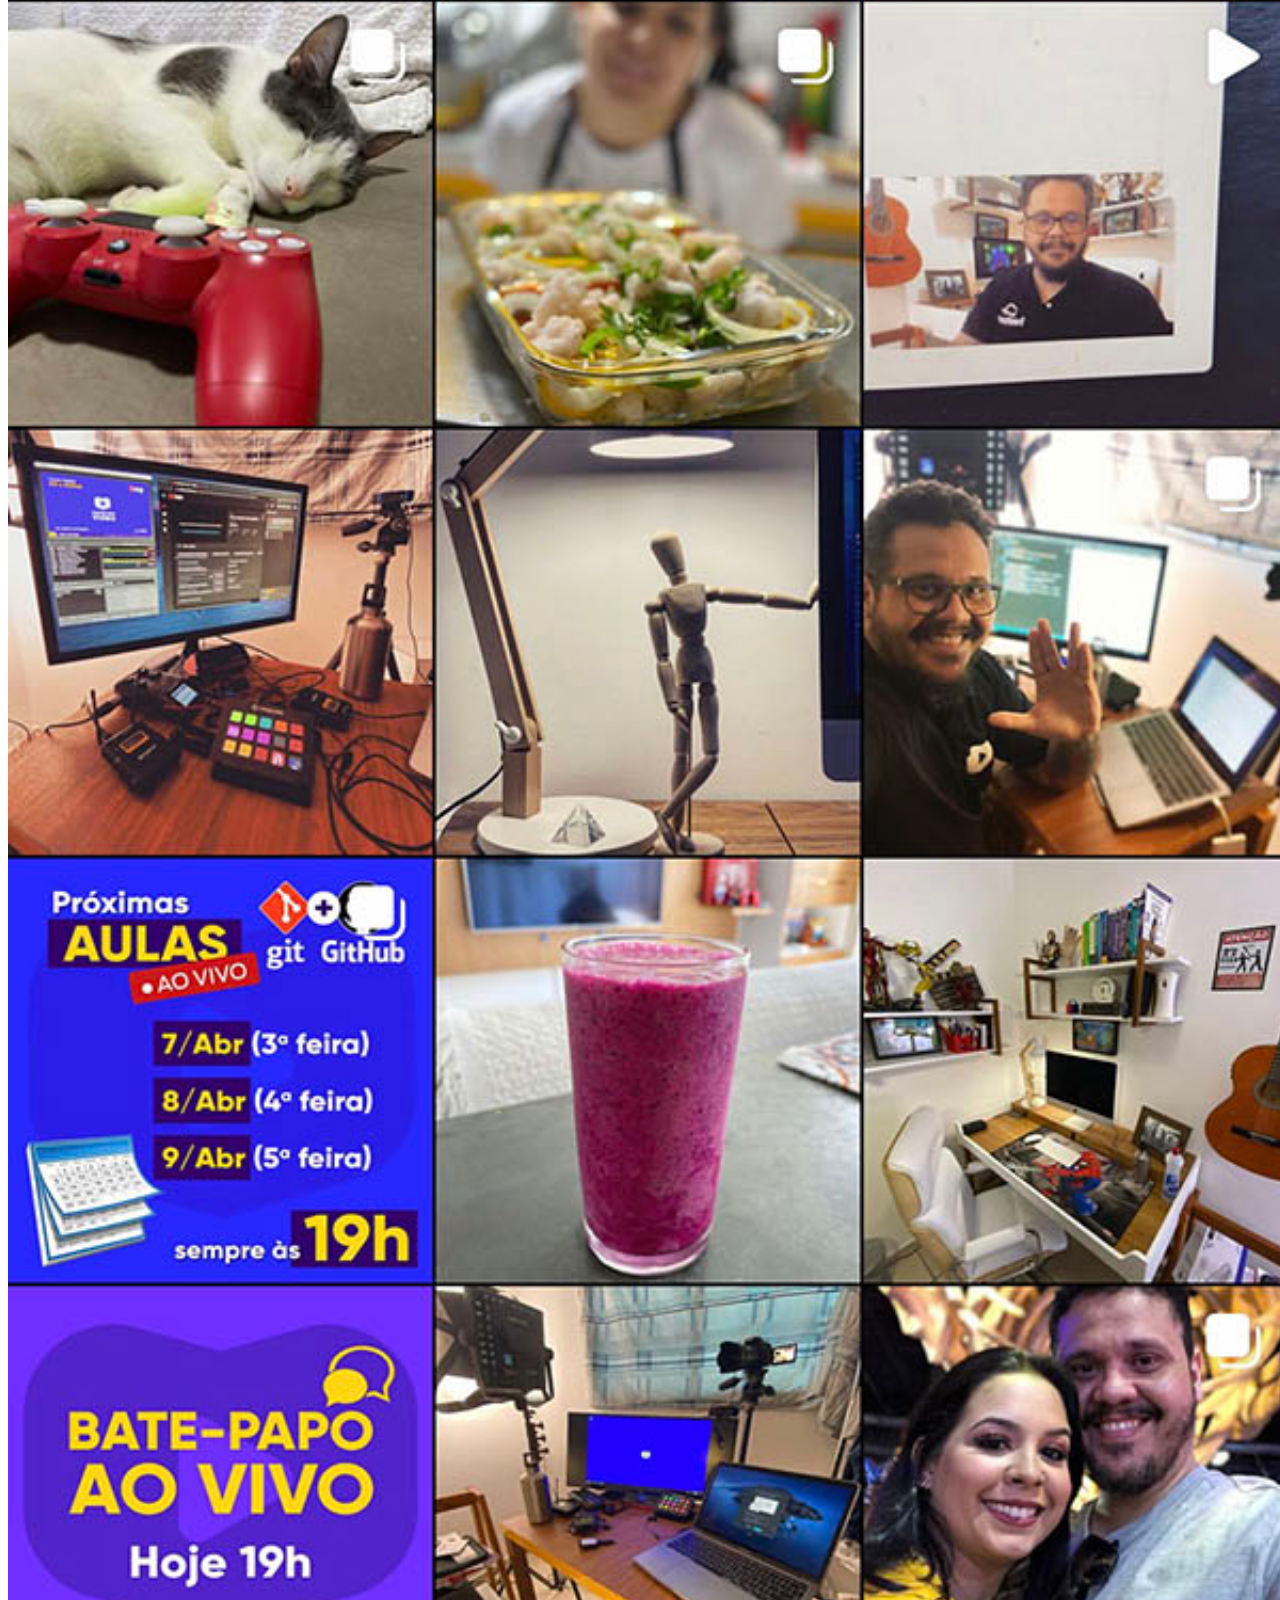
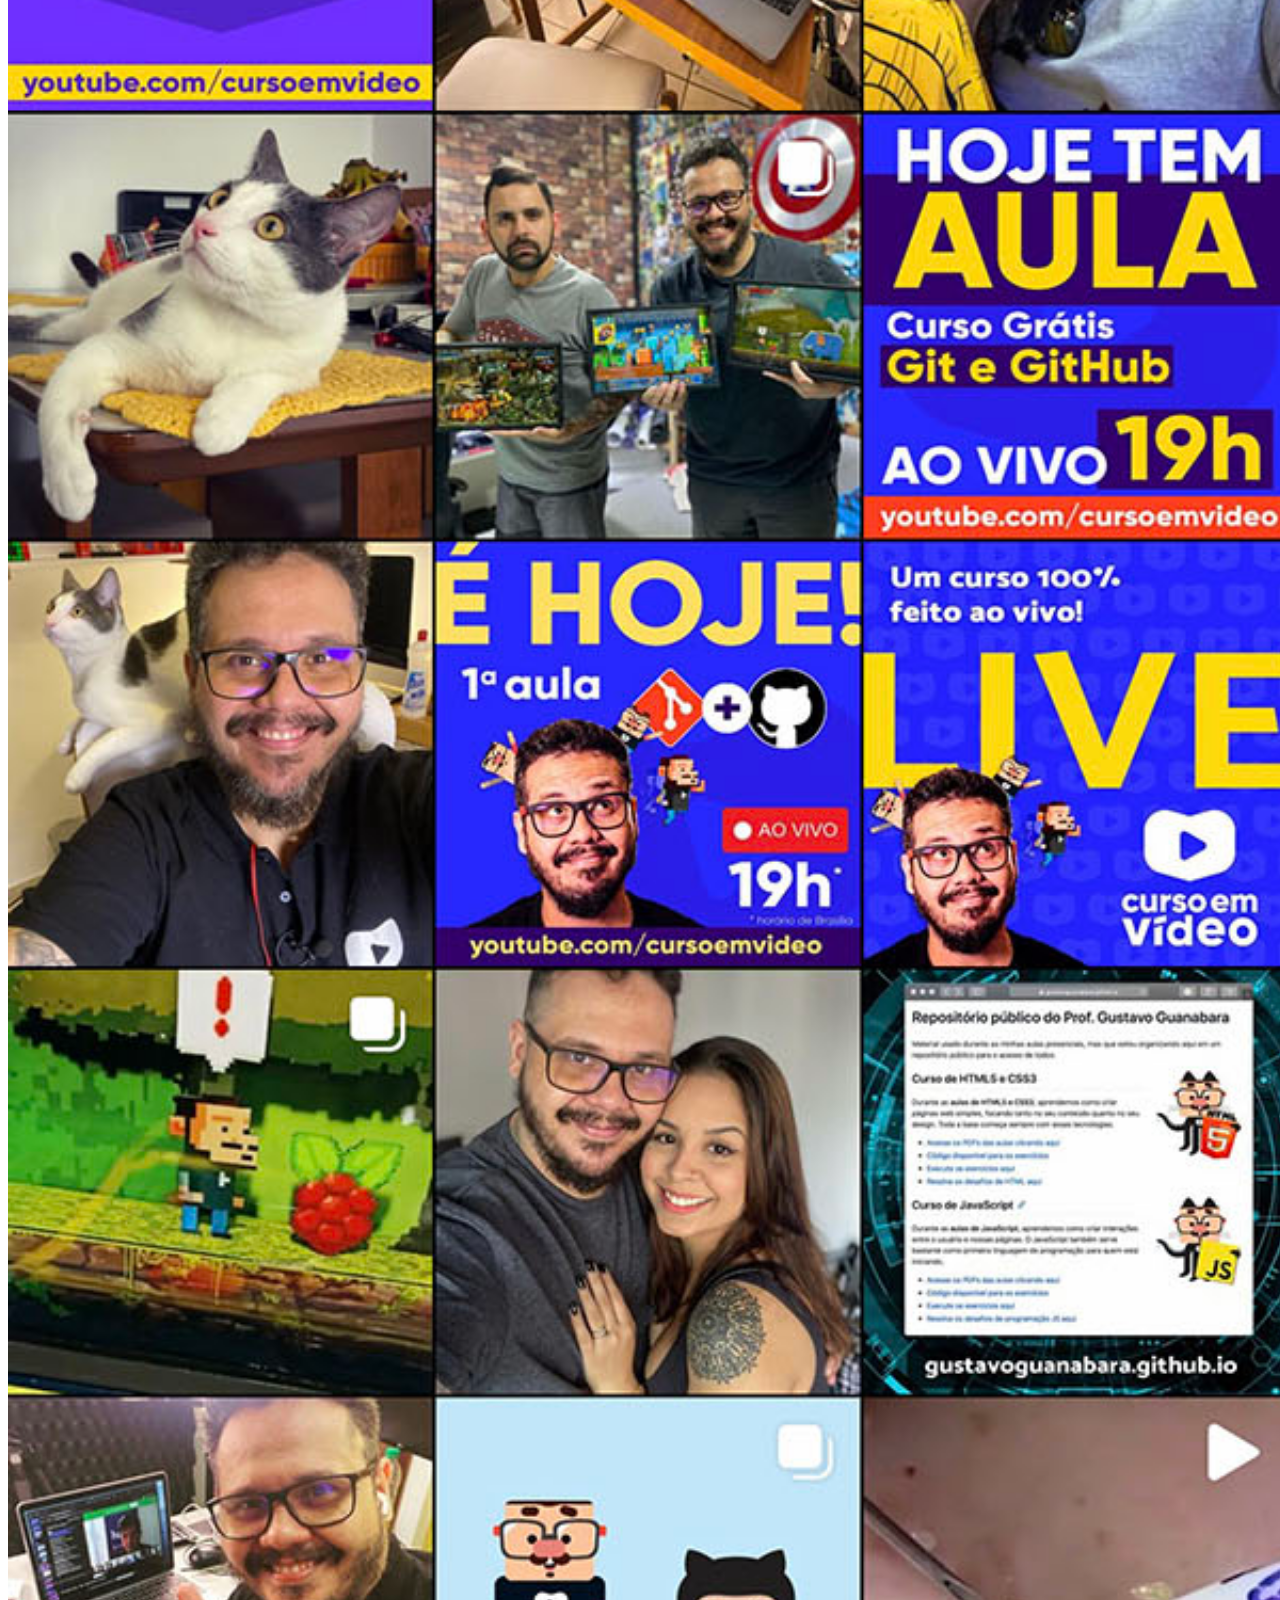
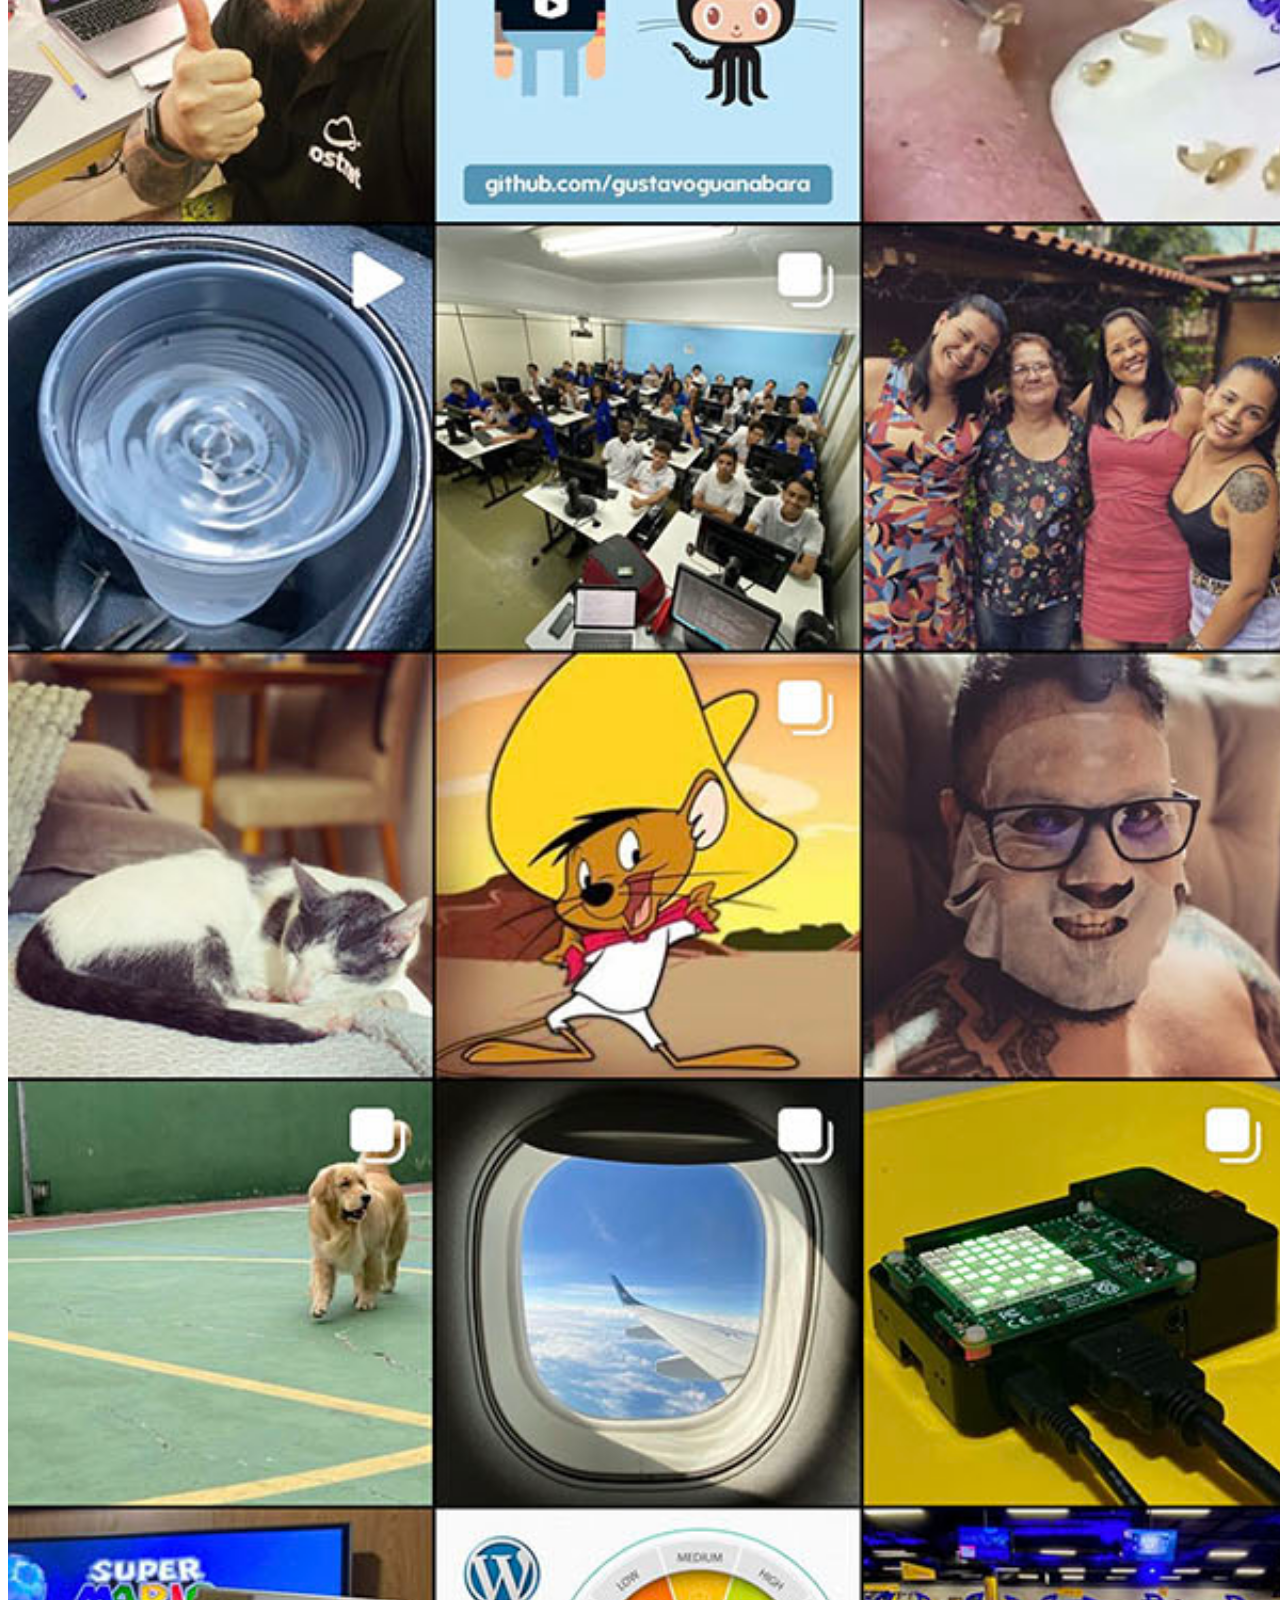
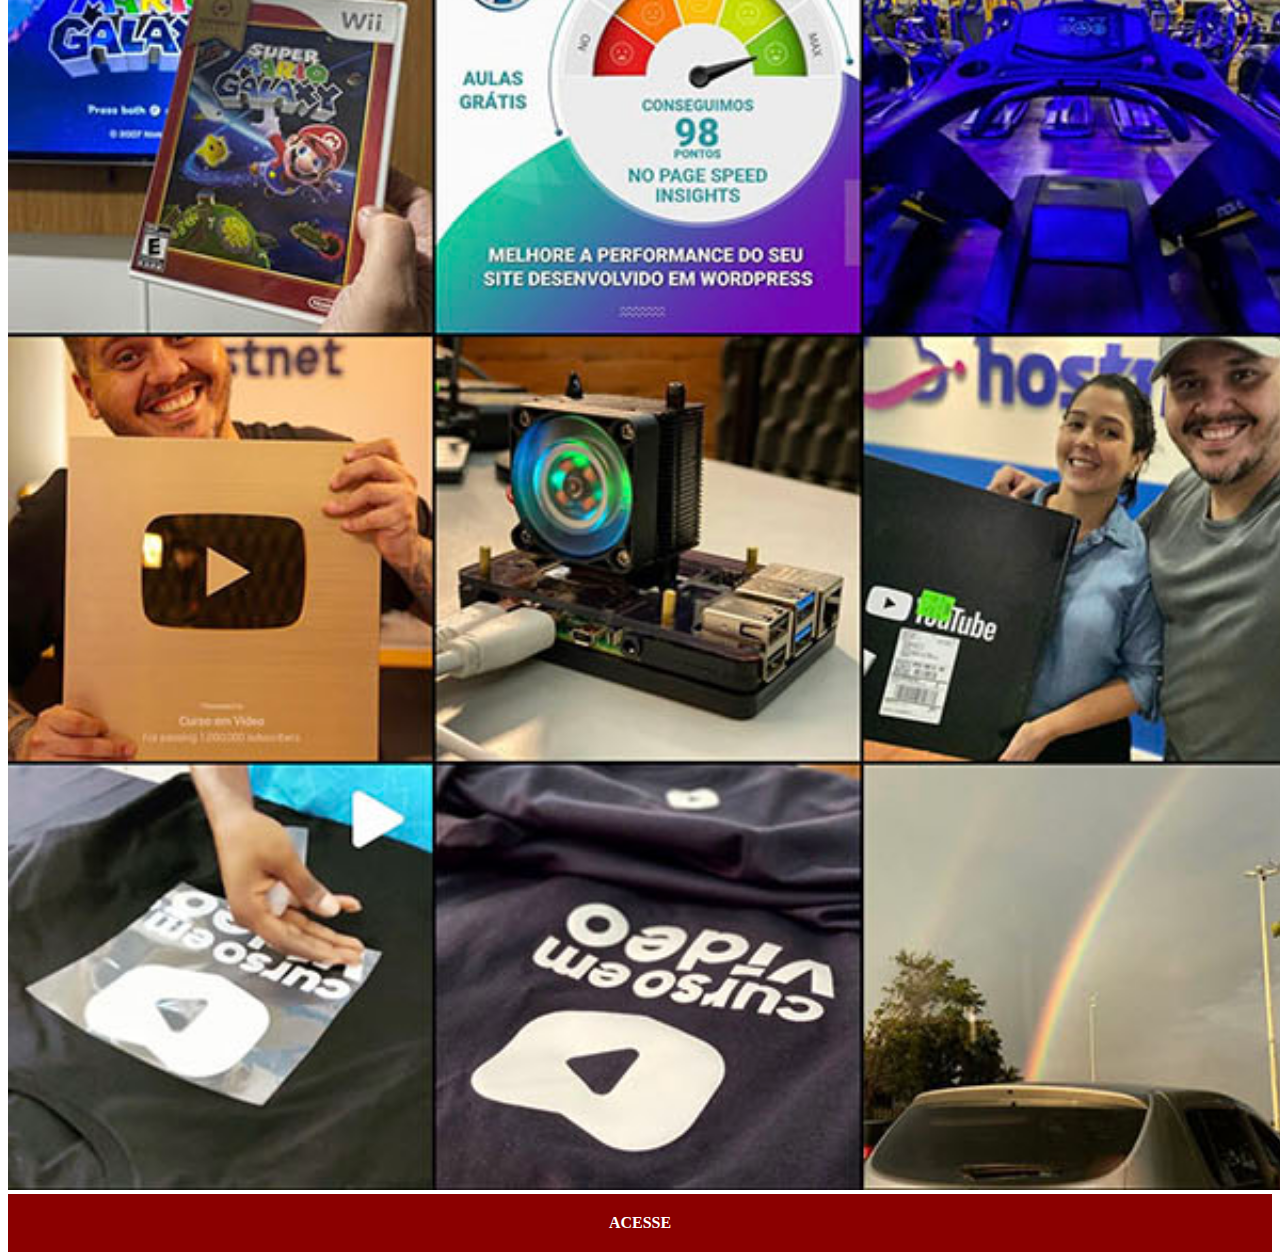
<file: instagram.html>
<!DOCTYPE html>
<html lang="pt-br">
<head>
    <meta charset="UTF-8">
    <meta name="viewport" content="width=device-width, initial-scale=1.0">
    <title>Document</title>
    <link rel="stylesheet" href="estilos/social.css">
</head>
<body>
    <img src="imagens/tela-instagram.jpg" alt="Instagram">
    <a href="https://www.instagram.com/gustavoguanabara/" target="_blank">ACESSE</a>
</body>
</html>
</file>
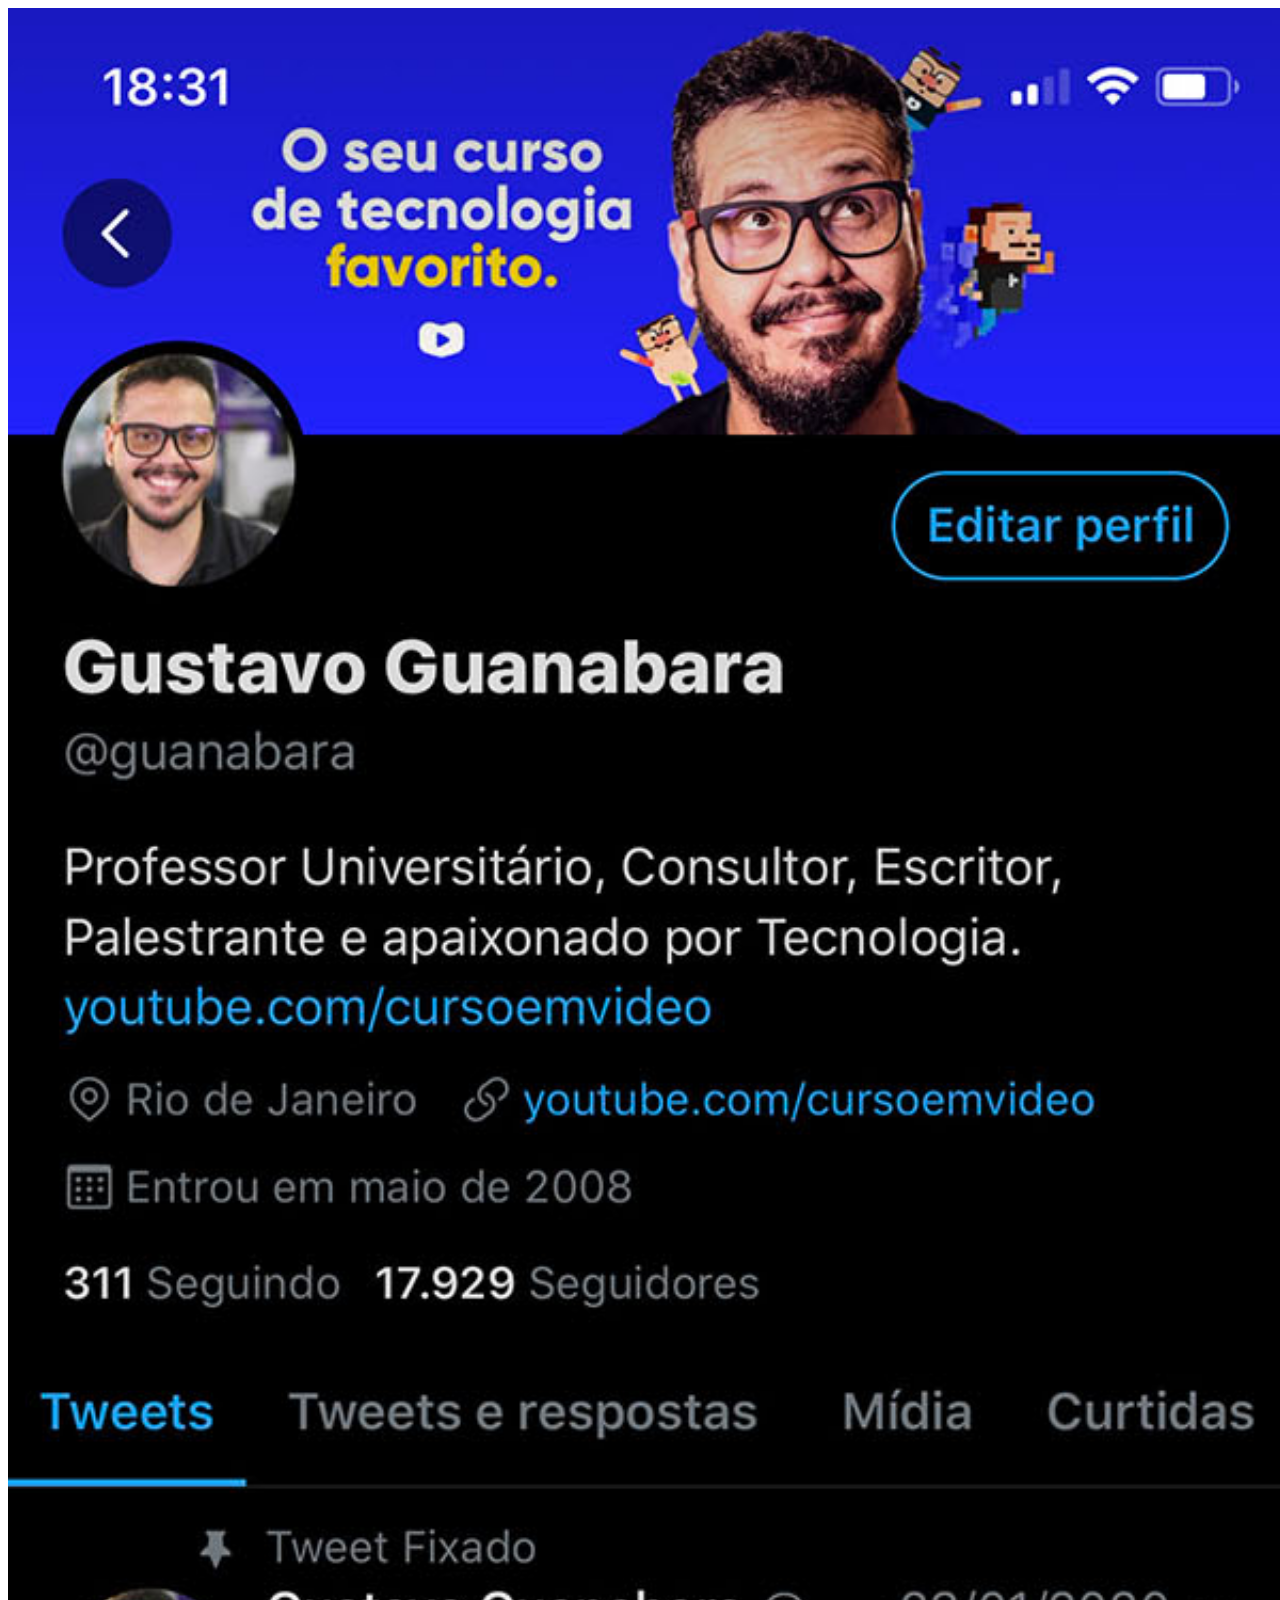
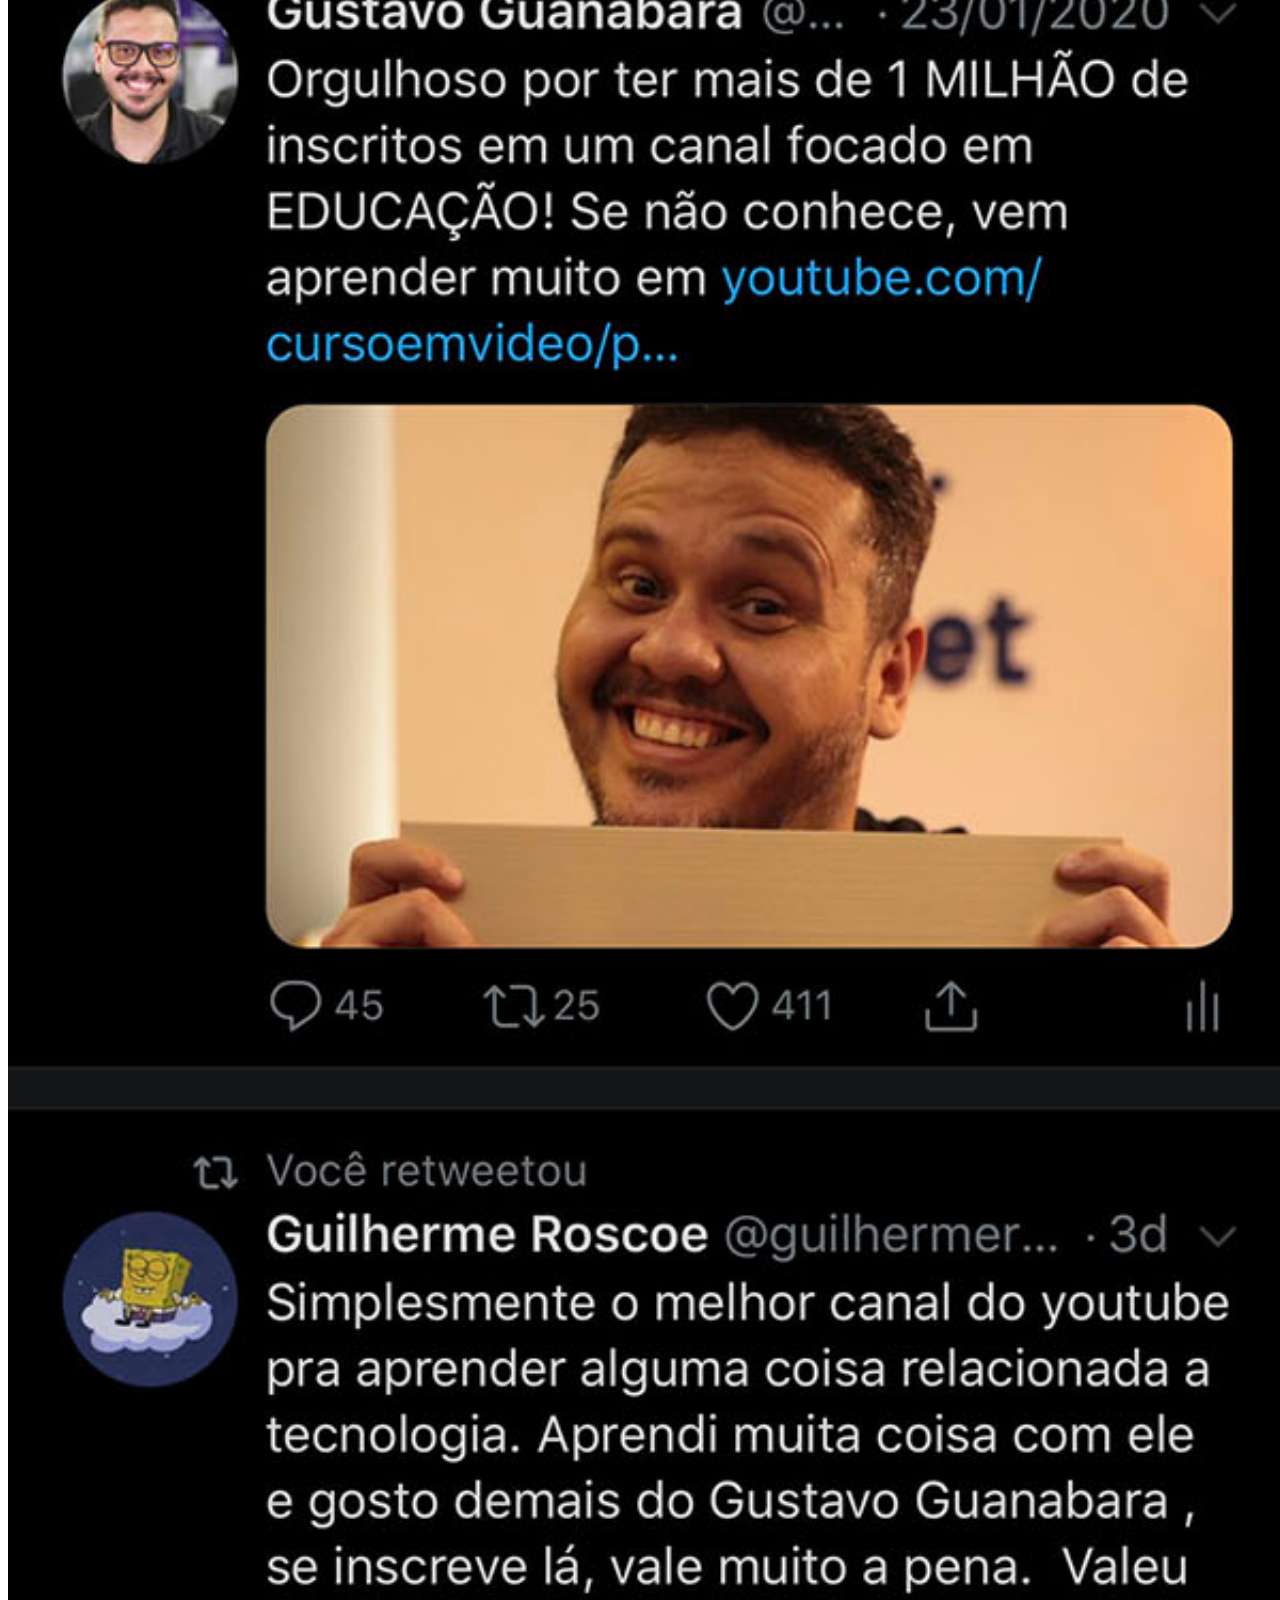
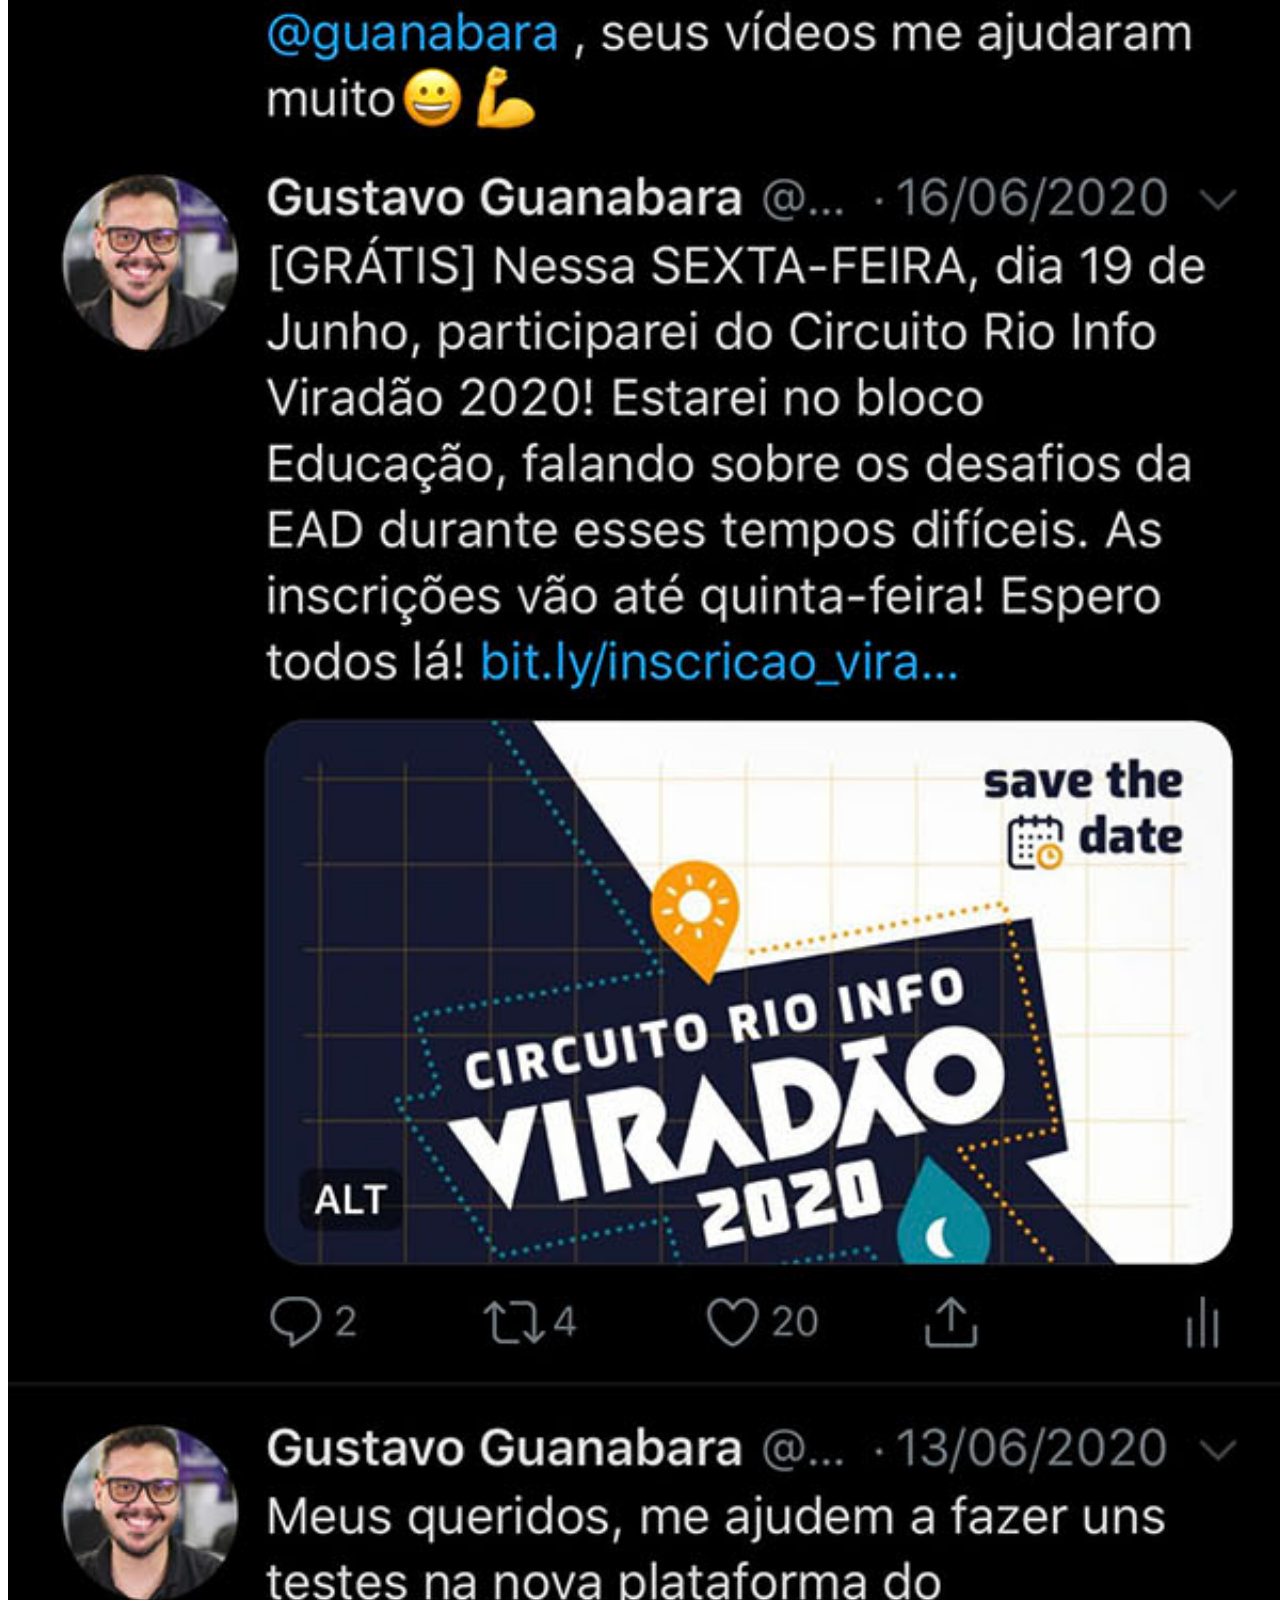
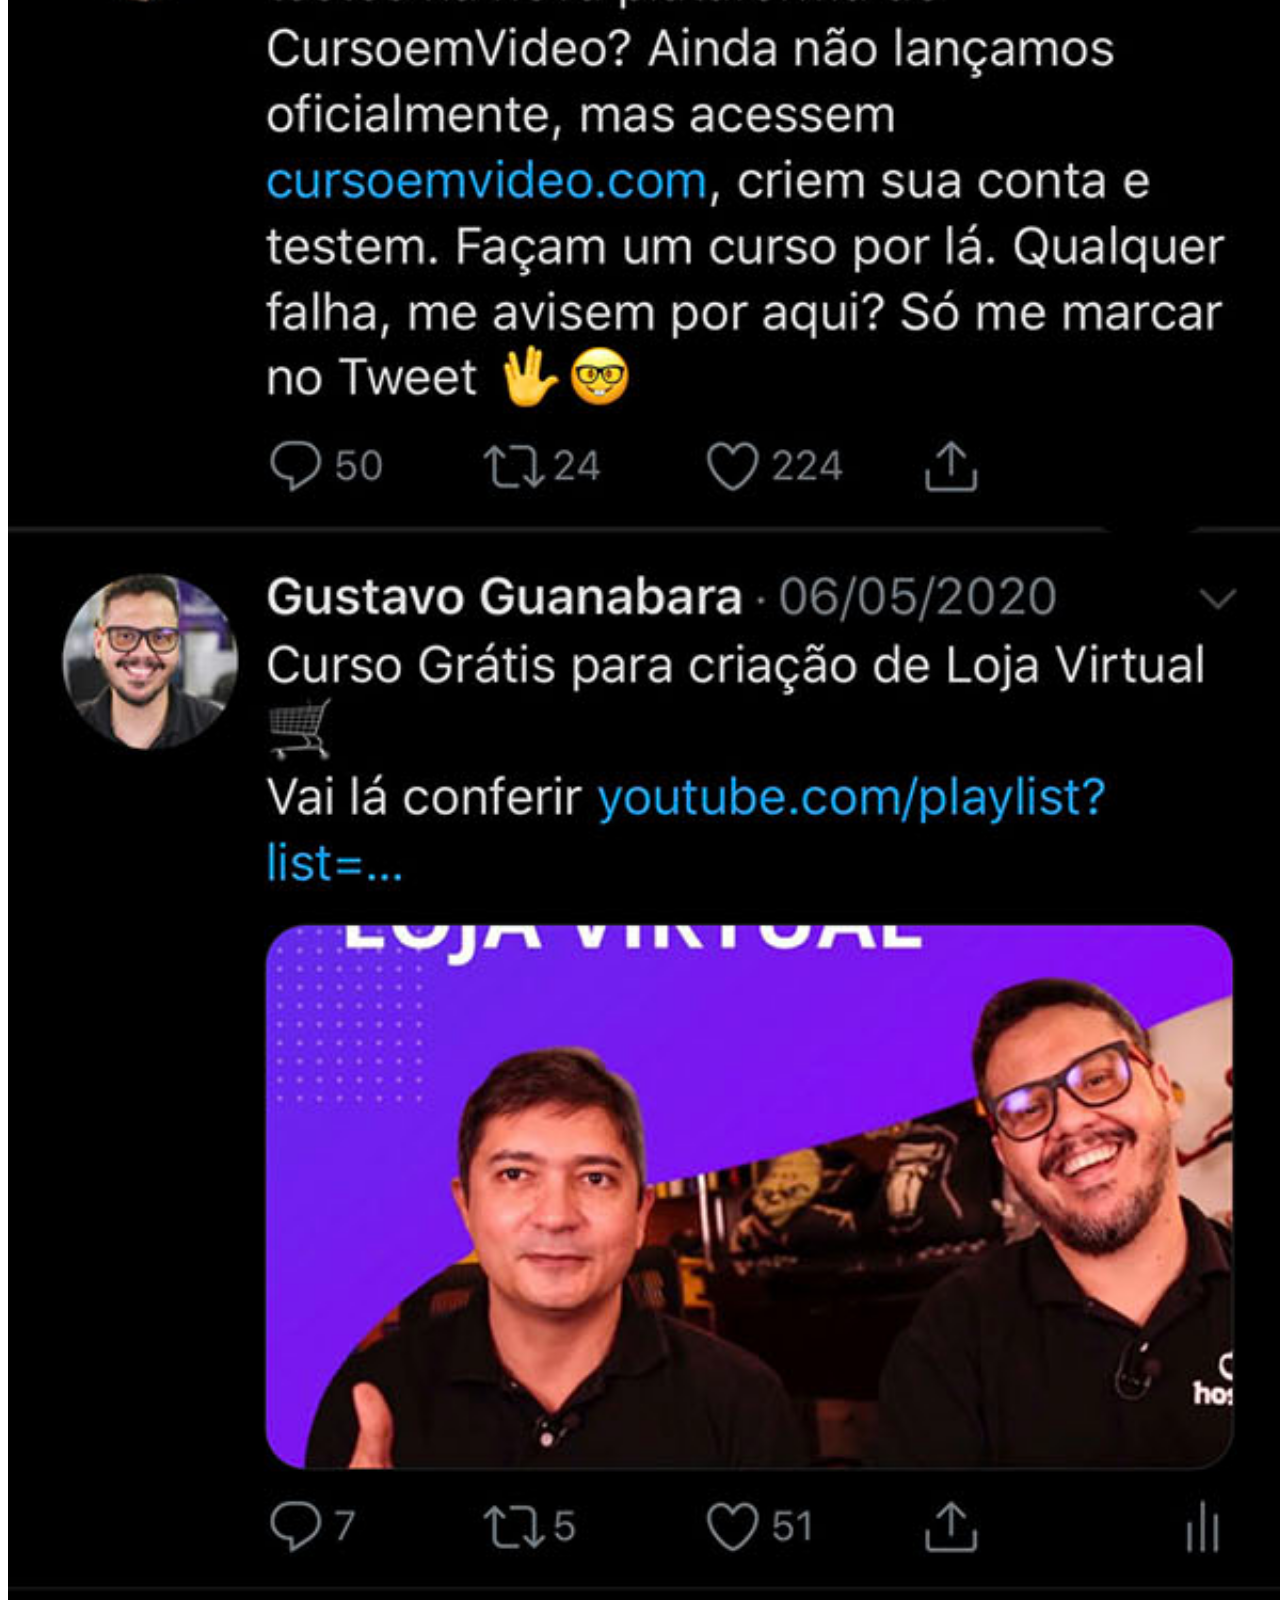
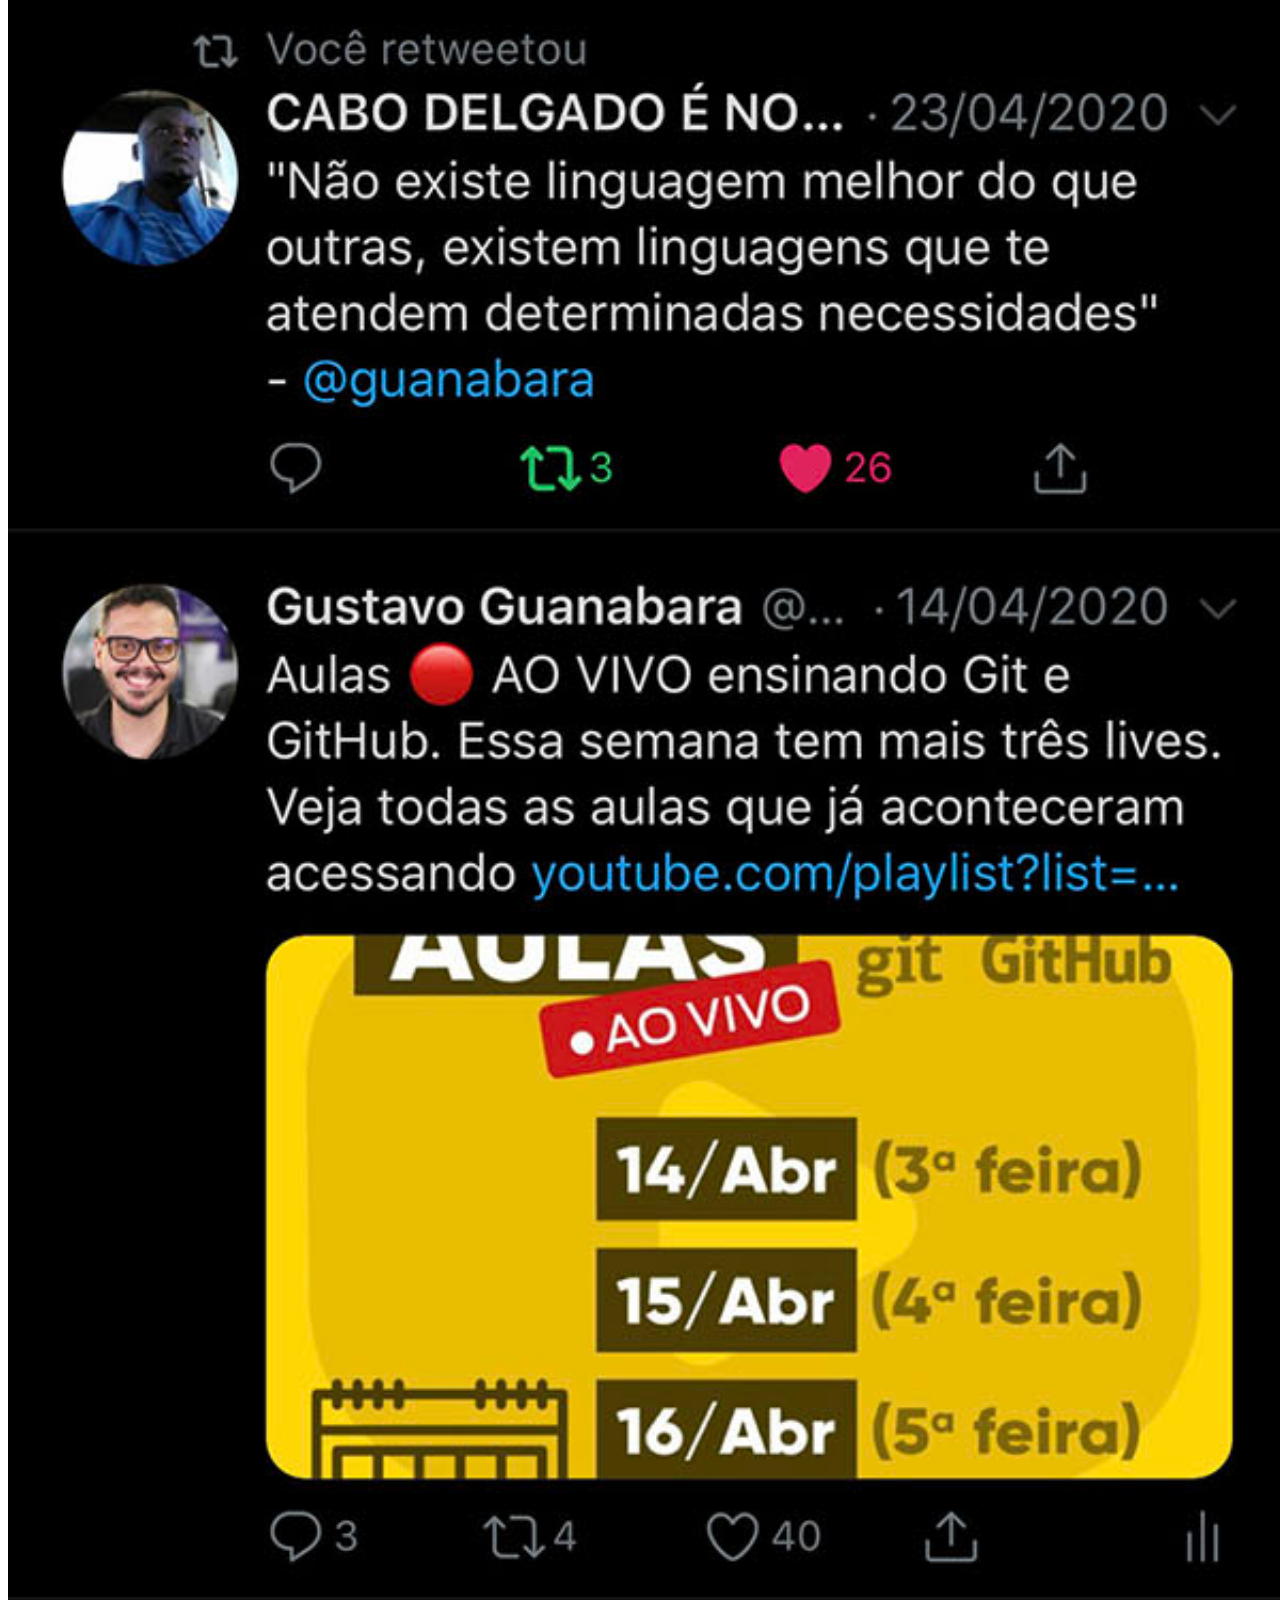
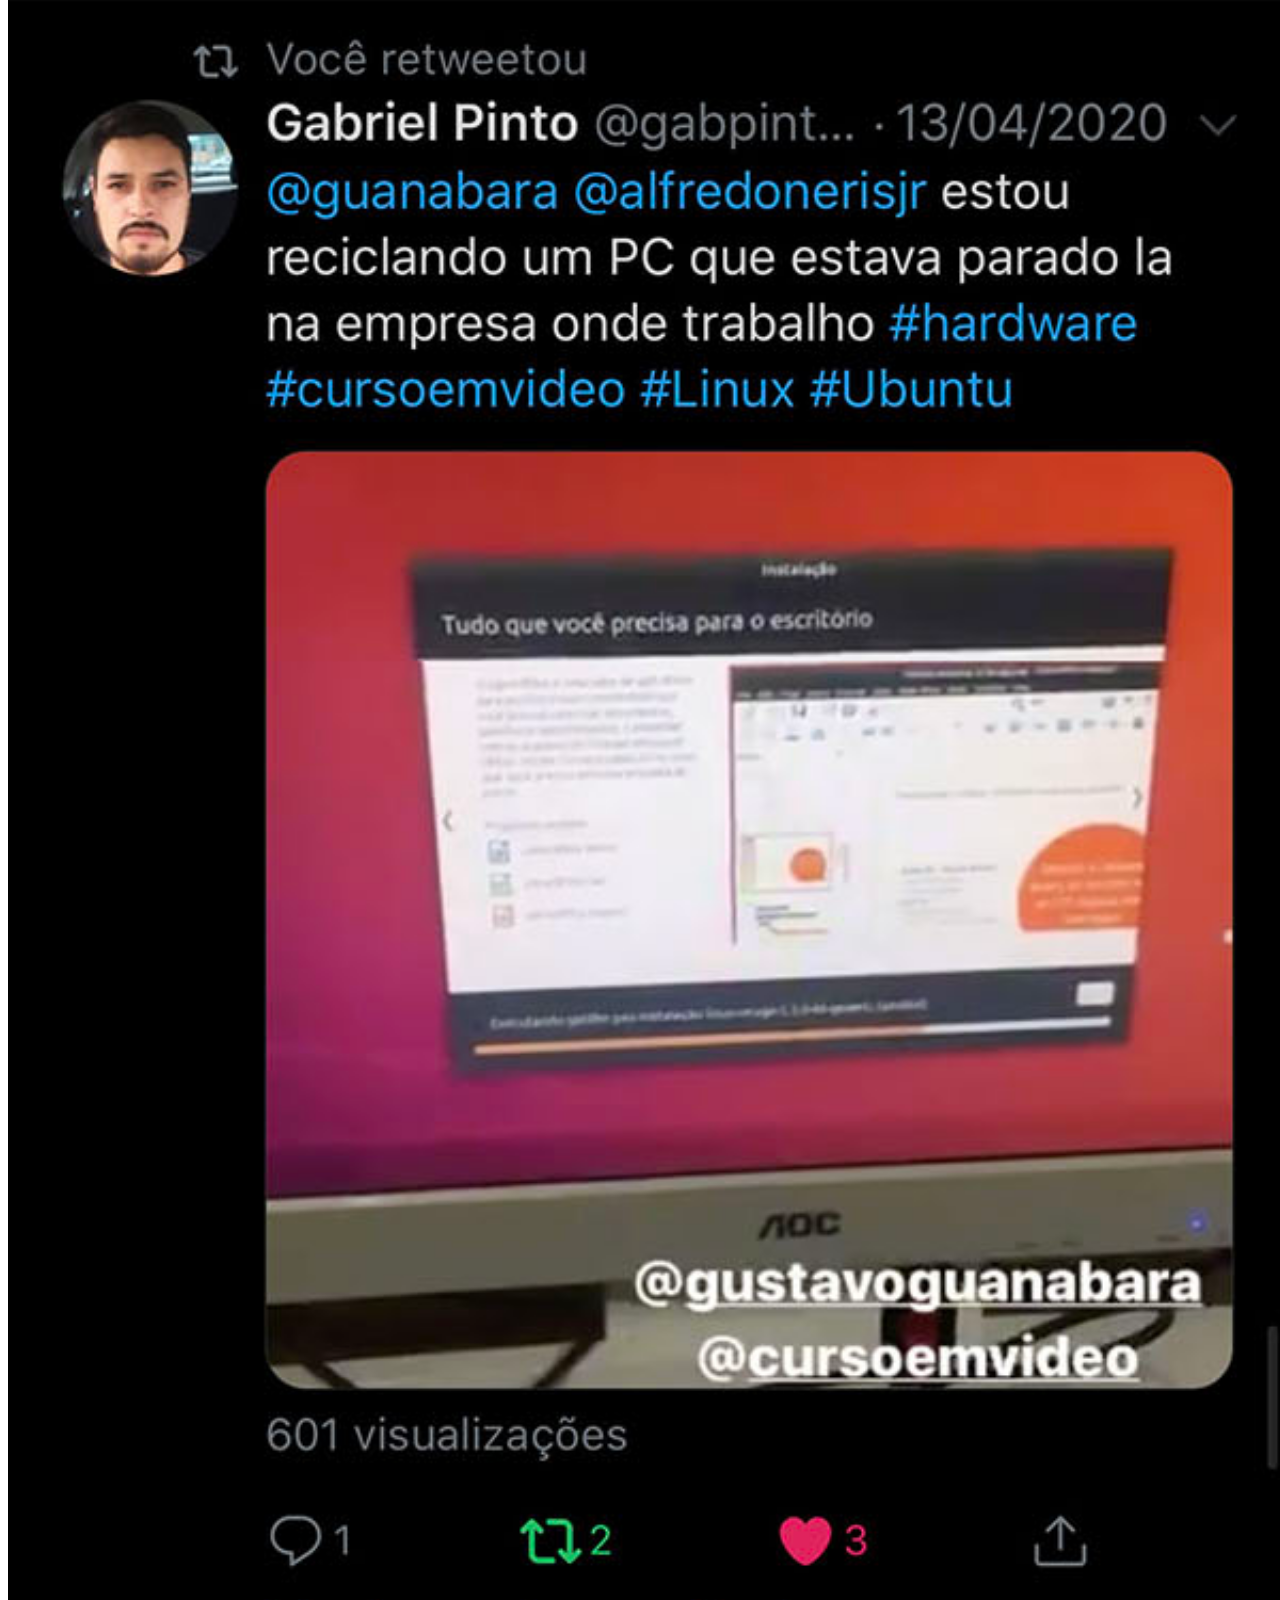
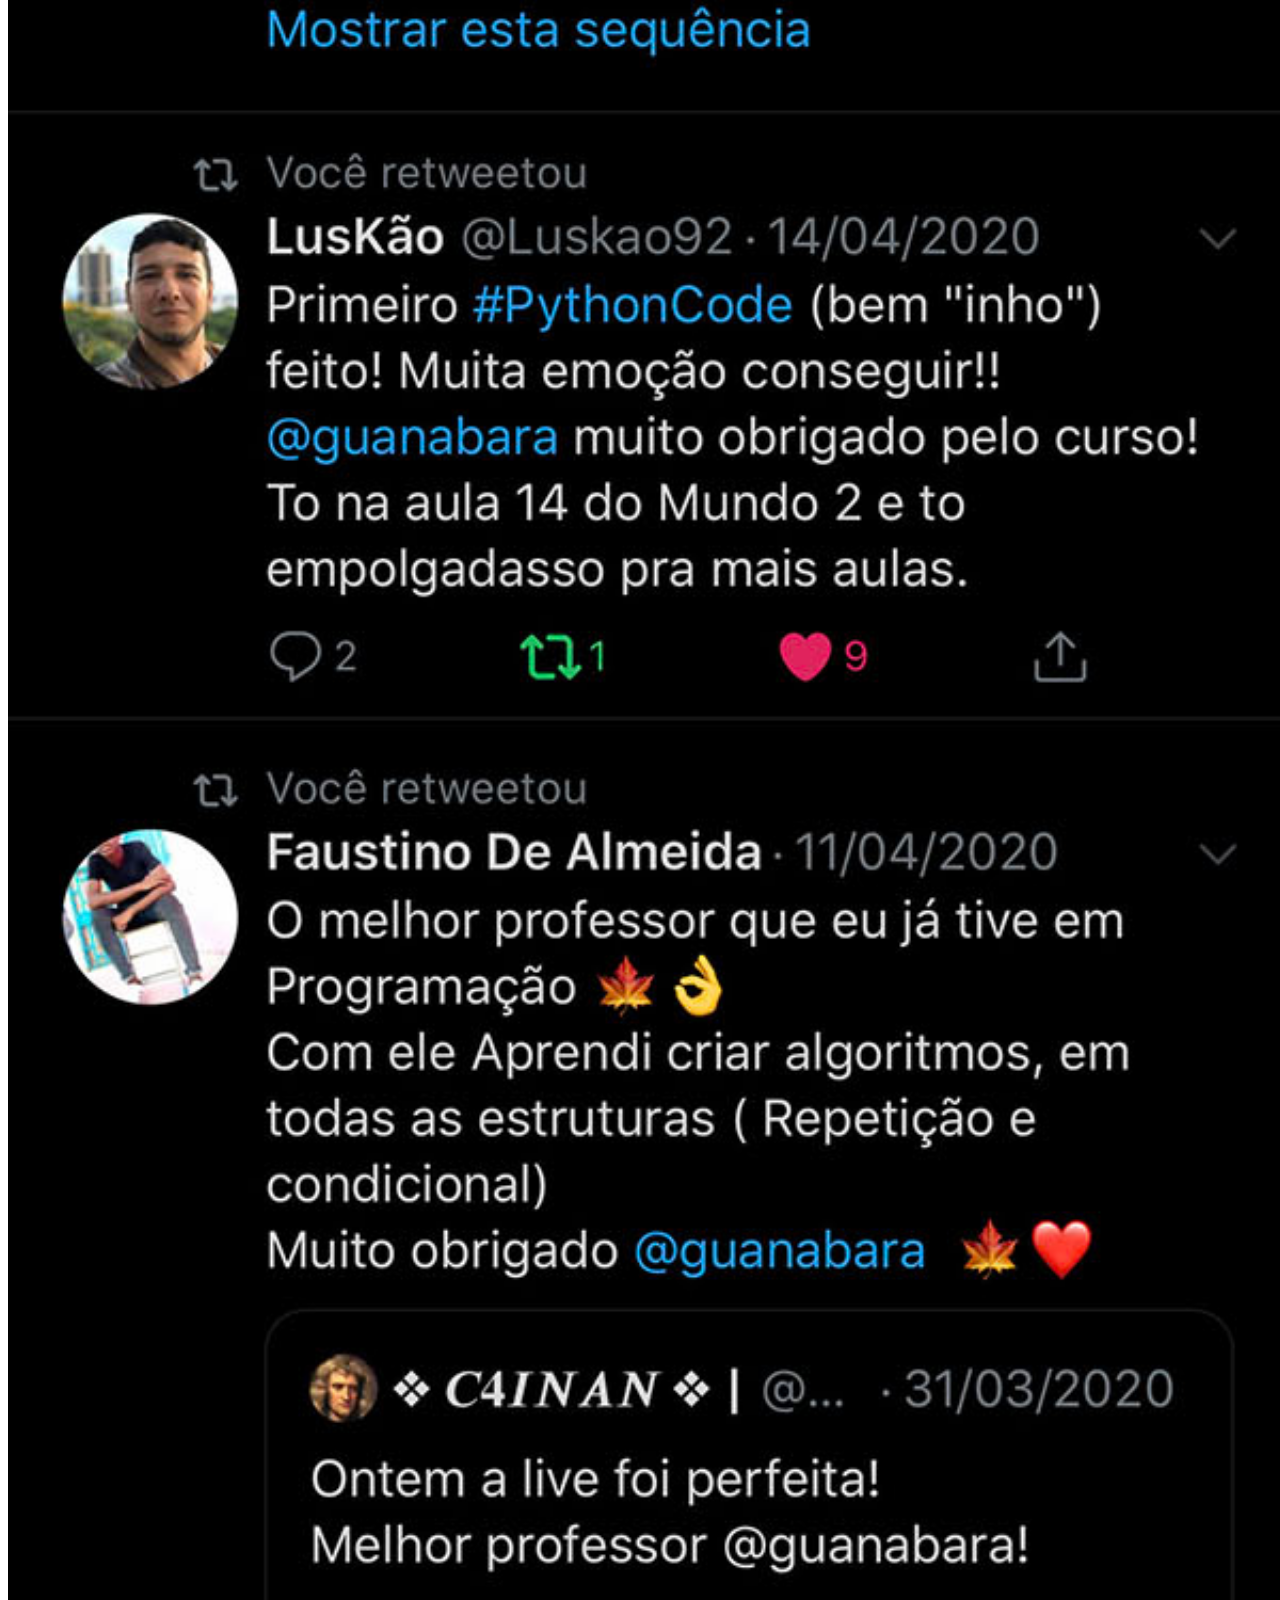
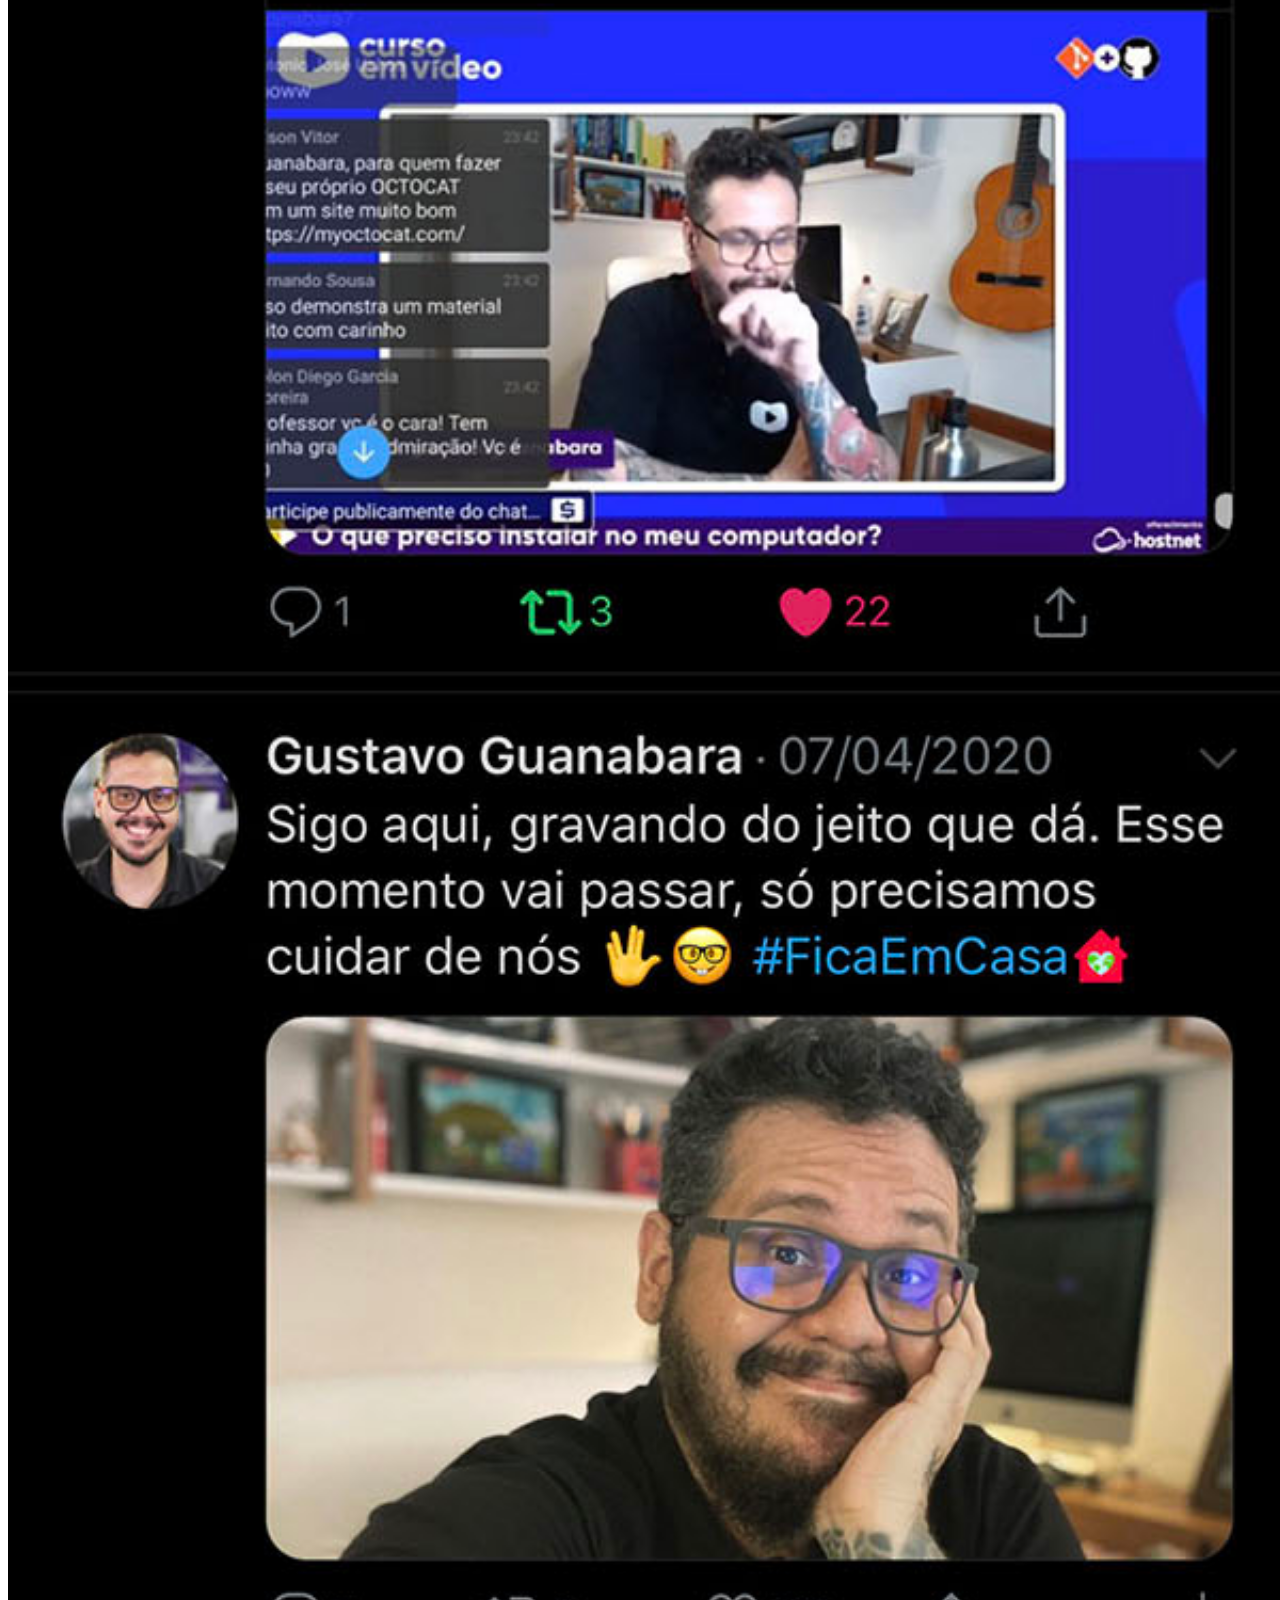
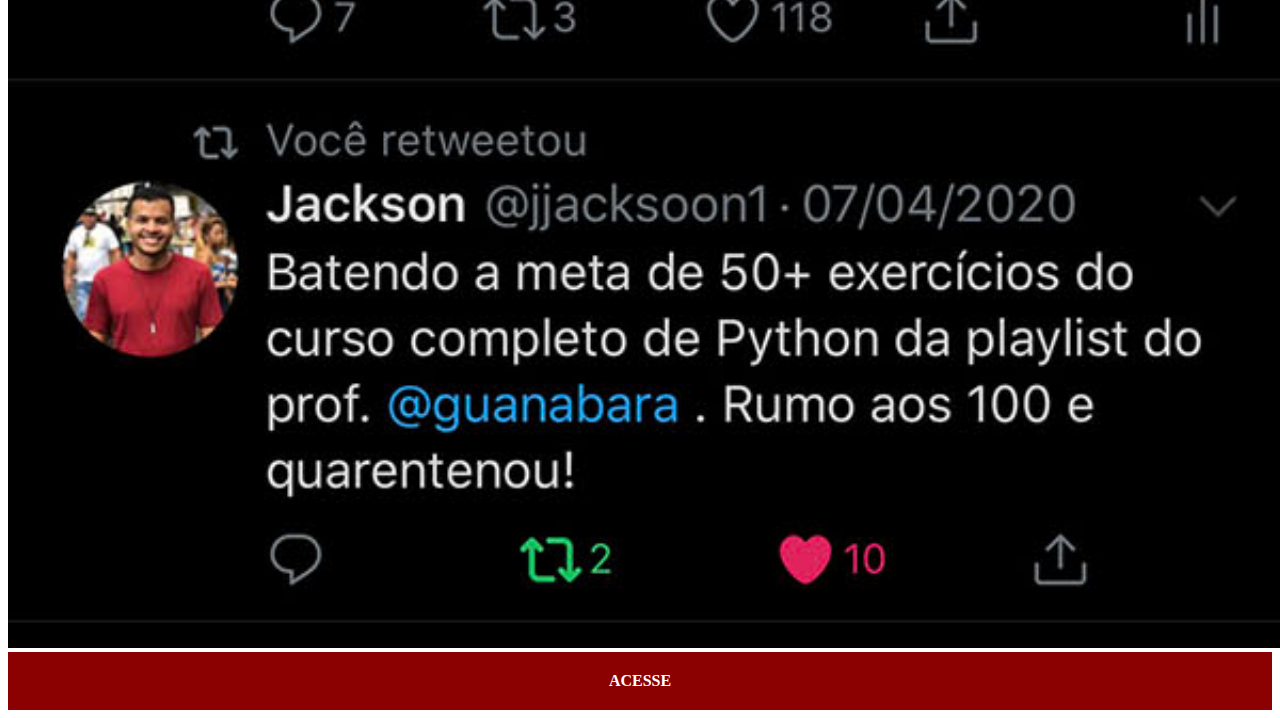
<file: twitter.html>
<!DOCTYPE html>
<html lang="pt-br">
<head>
    <meta charset="UTF-8">
    <meta name="viewport" content="width=device-width, initial-scale=1.0">
    <title>Twitter</title>
    <link rel="stylesheet" href="estilos/social.css">
</head>
<body>
    <img src="imagens/tela-twitter.jpg" alt="Twitter">
    <a href="https://x.com/guanabara" target="_blank">ACESSE</a>
</body>
</html>
</file>
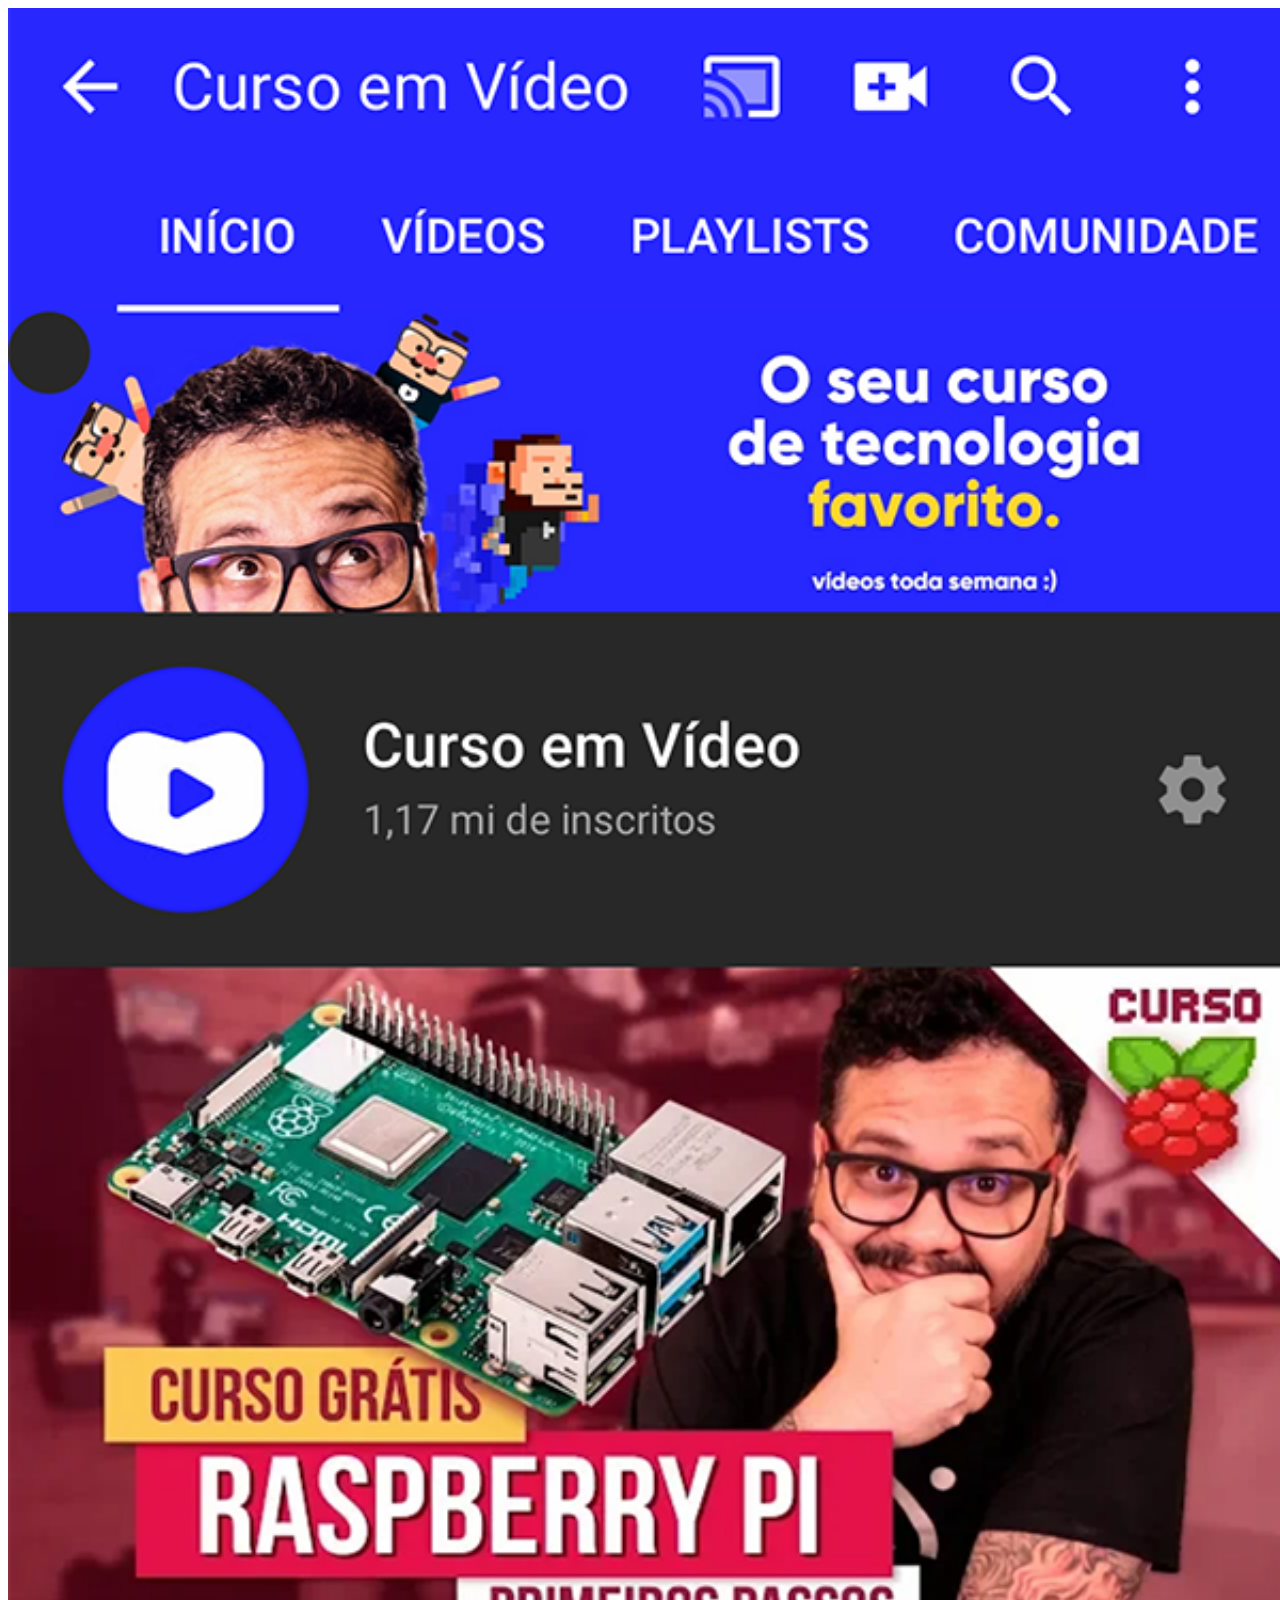
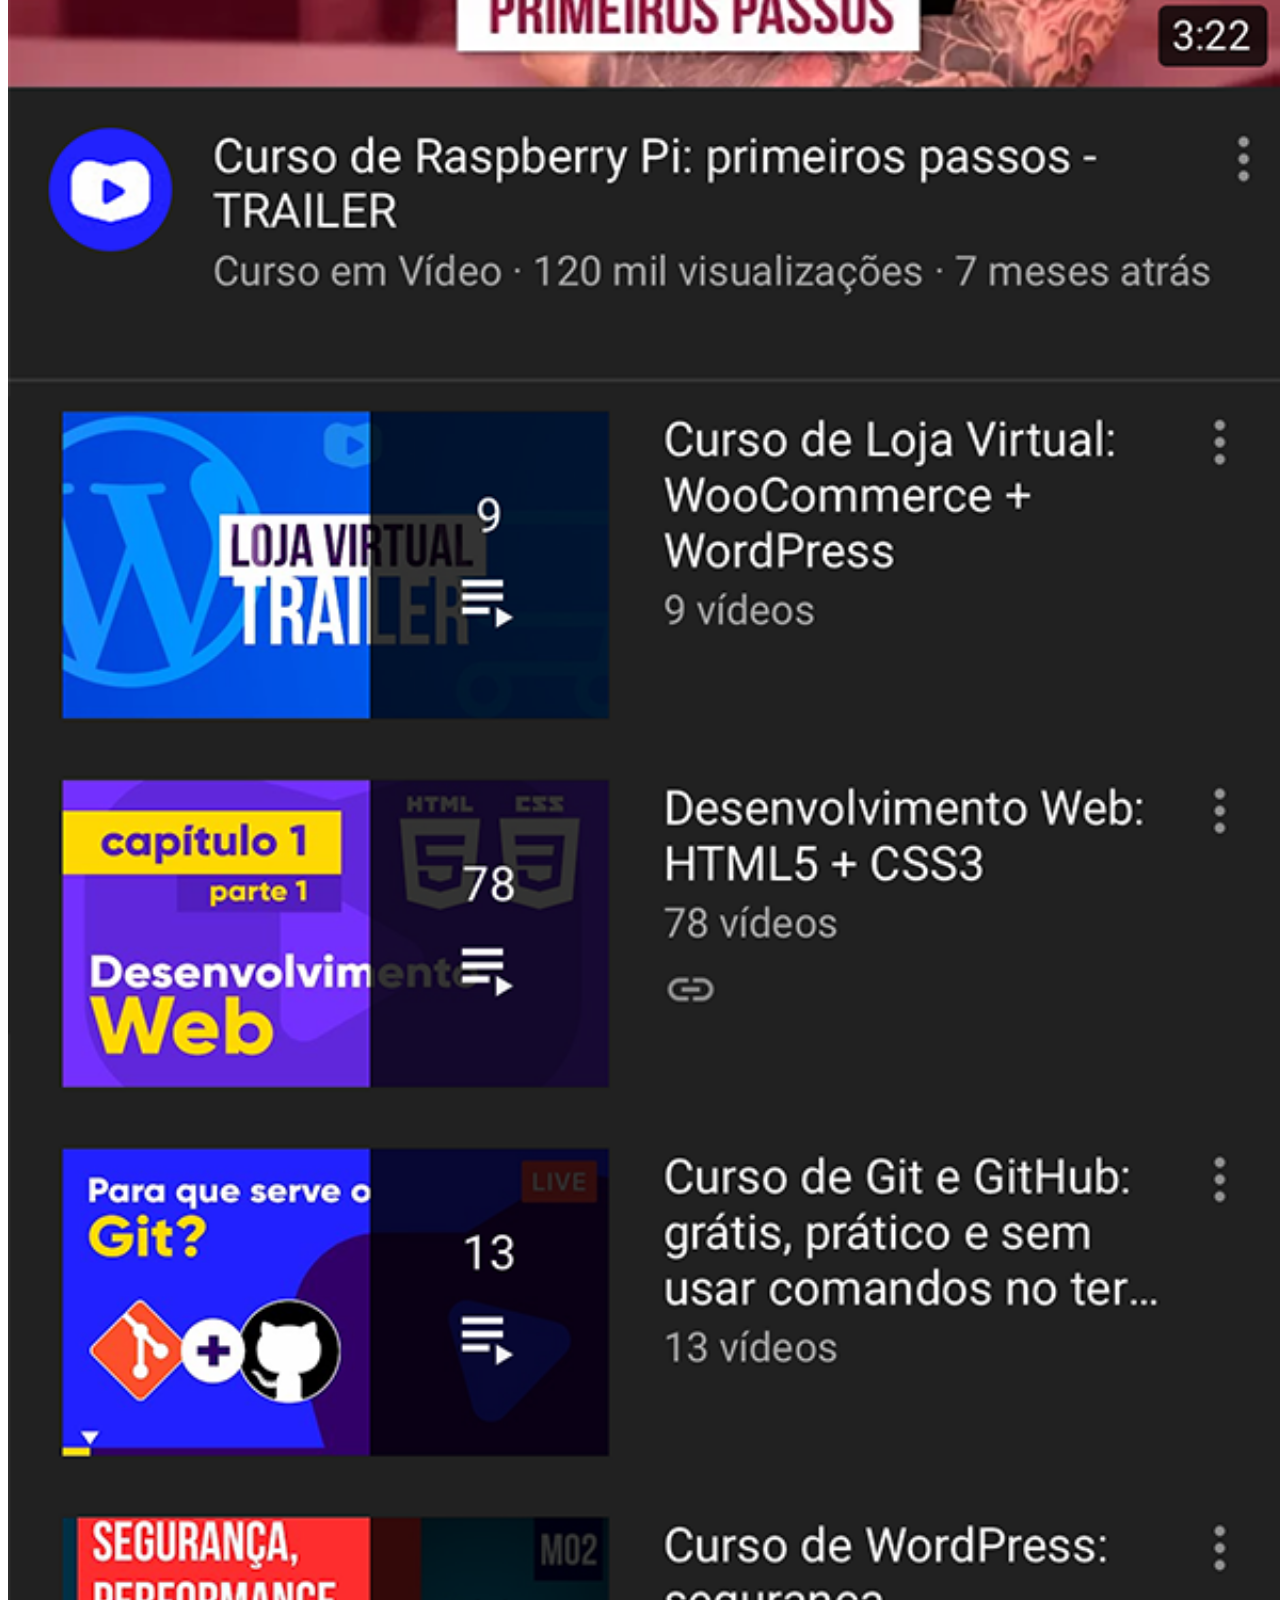
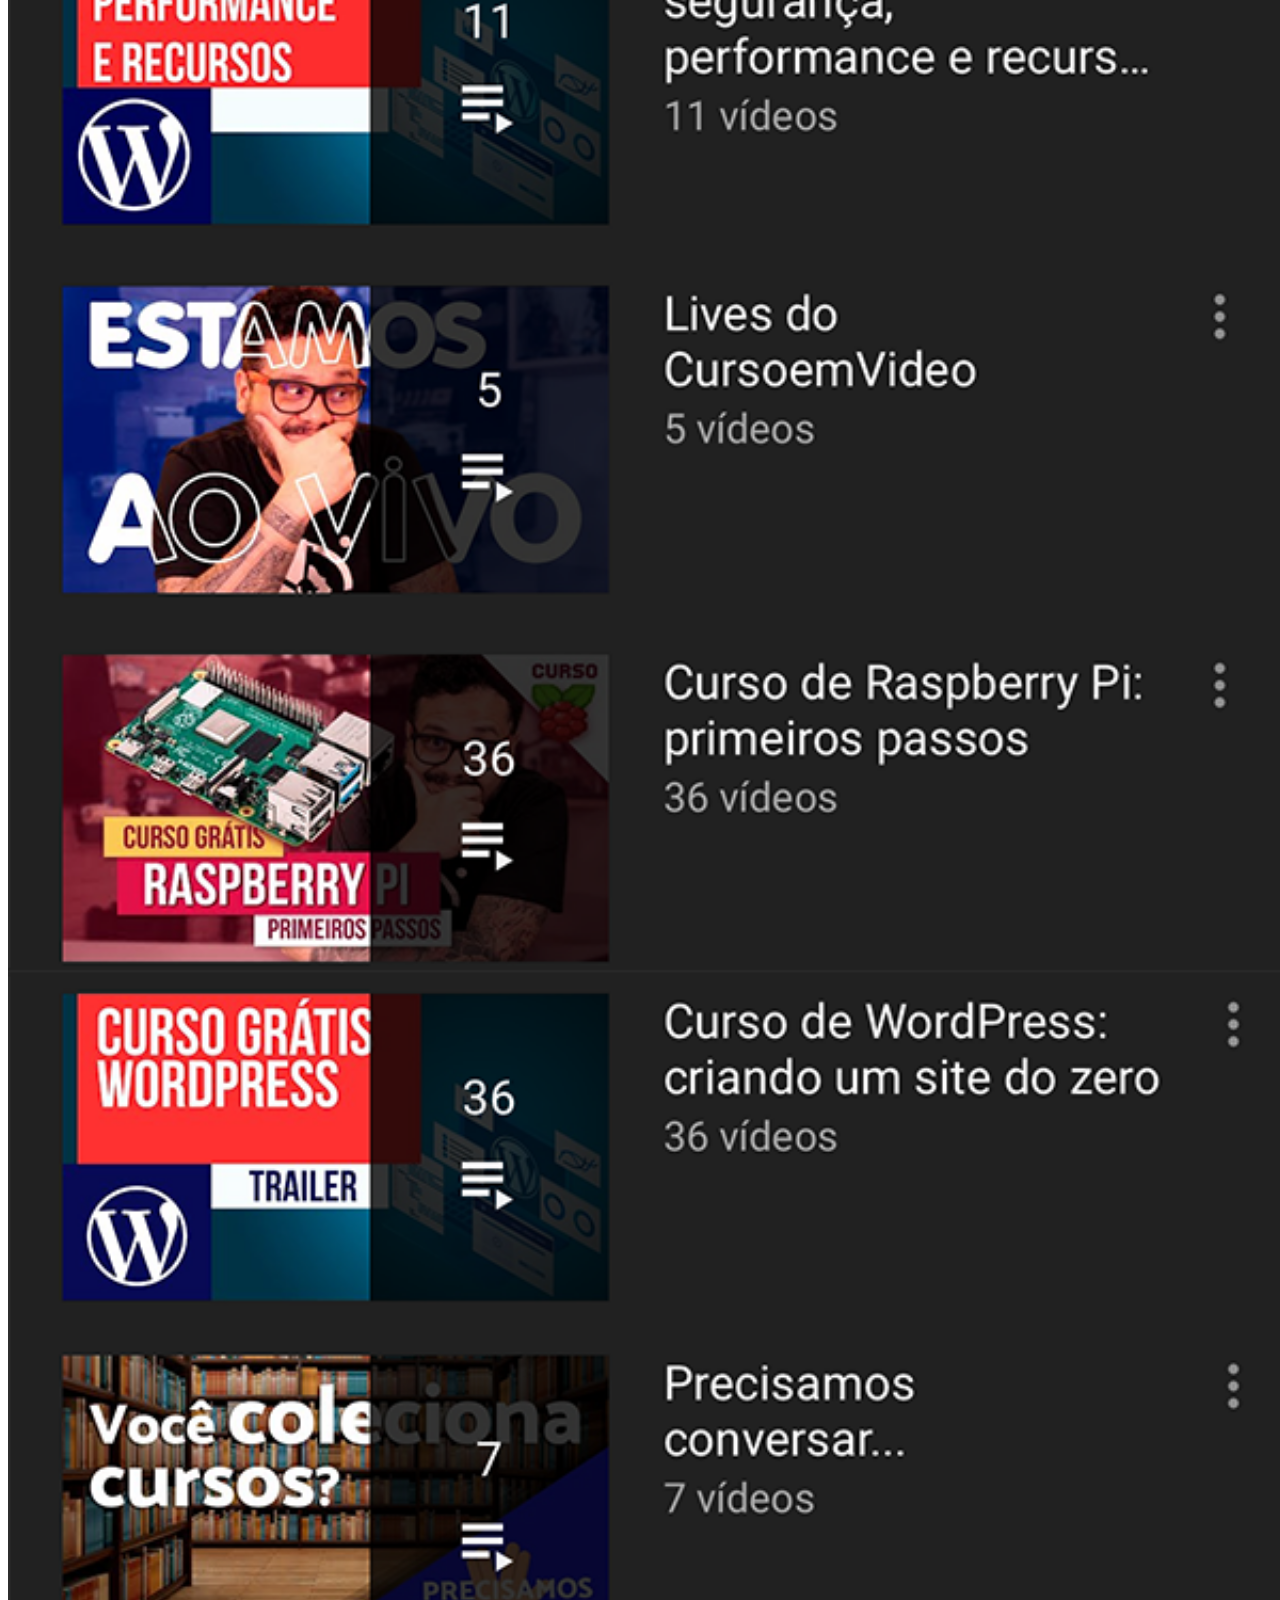
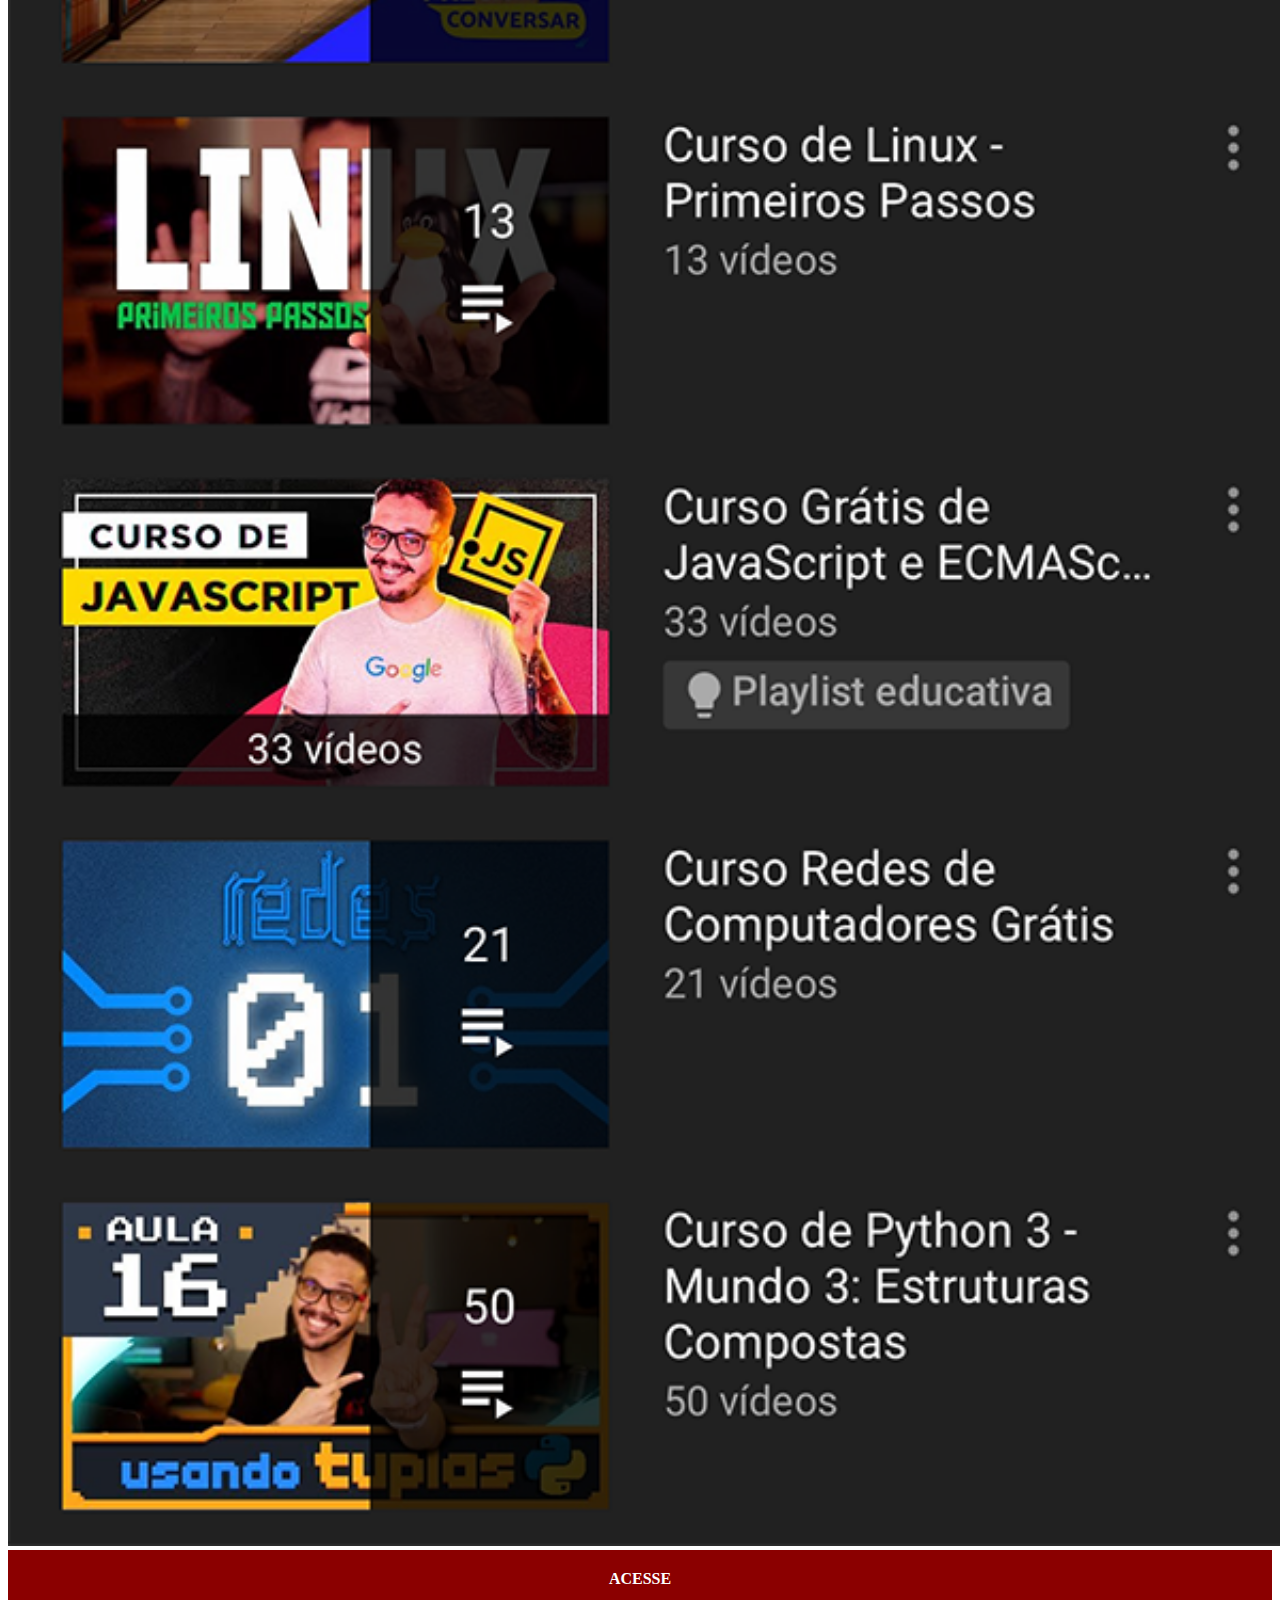
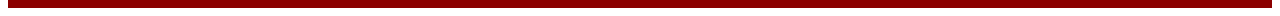
<file: youtube.html>
<!DOCTYPE html>
<html lang="pt-br">
<head>
    <meta charset="UTF-8">
    <meta name="viewport" content="width=device-width, initial-scale=1.0">
    <title>Youtube</title>
    <link rel="stylesheet" href="estilos/social.css">
</head>
<body>
    <img src="imagens/tela-youtube.png" alt="Youtube">
    <a href="https://www.youtube.com/@cursoemvideo/playlists" target="_blank">ACESSE</a>
</body>
</html>
</file>
<file: estilos/social.css>
@charset "UTF-8"

   * {
        margin: 0px;
        padding: 0px;
        font-family: Arial, Helvetica, sans-serif;
    }

    ::-webkit-scrollbar {
        width: 0px;
        height: 0px;
    }

    img {
        width: 100vw;

    }

    a {
        display: block;
        background-color: darkred;
        color: white;
        padding: 20px;
        text-align: center;
        font-weight: bolder;
        text-decoration: none;
    }

    a:hover {
        background-color: red;
    }
</file>
